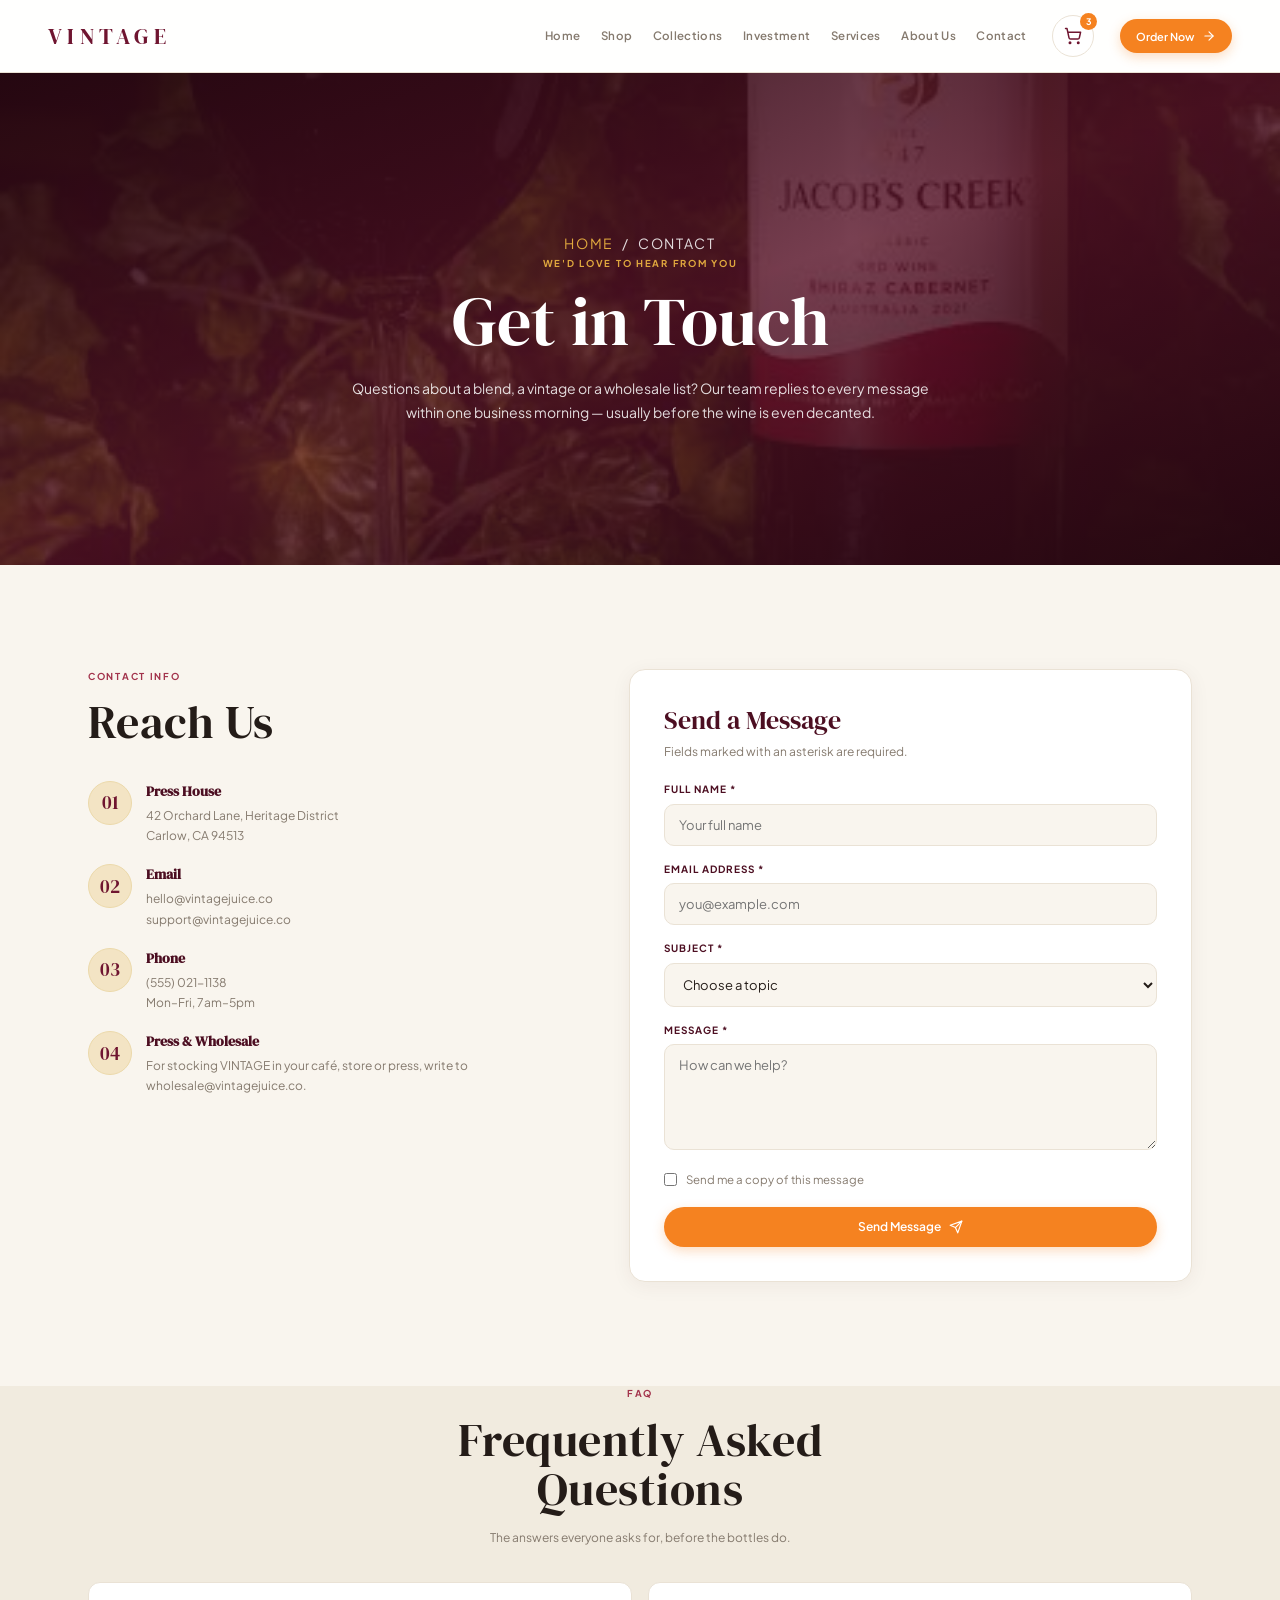
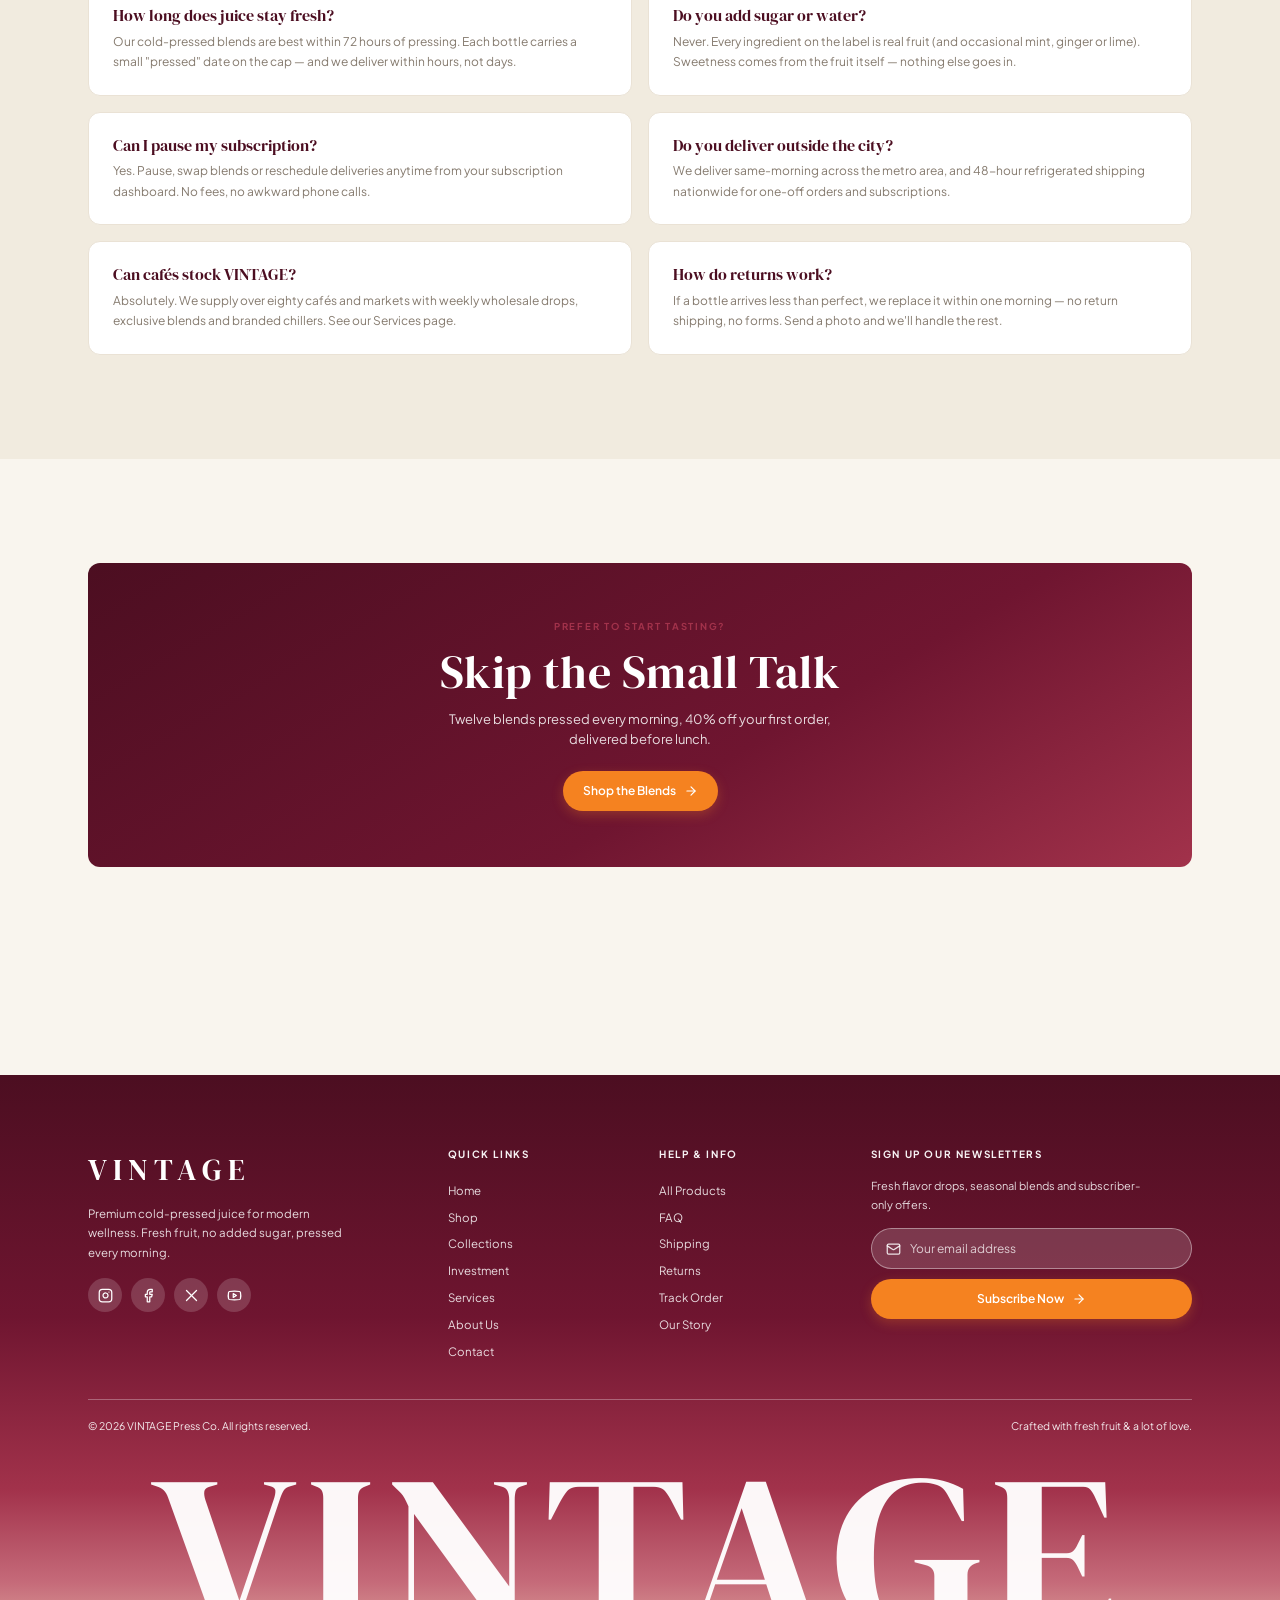
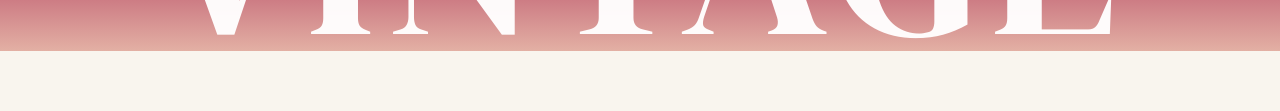
<file: wineryweb/contact.html>
<!DOCTYPE html>
<html lang="en">
<head>
    <meta charset="UTF-8">
    <meta name="viewport" content="width=device-width, initial-scale=1.0">
    <title>Contact | VINTAGE Wines & Cold-Pressed Juice</title>
    <meta name="description" content="Contact VINTAGE — questions, subscriptions, wholesale and press. We reply within one business morning.">
    <link rel="preconnect" href="https://fonts.googleapis.com">
    <link rel="preconnect" href="https://fonts.gstatic.com" crossorigin>
    <link href="https://fonts.googleapis.com/css2?family=DM+Serif+Display:ital@0;1&family=Plus+Jakarta+Sans:wght@400;500;600;700&display=swap" rel="stylesheet">
    <link rel="stylesheet" href="css/style.css">
</head>
<body>

    <!-- ===== Navbar ===== -->
    <header class="navbar">
        <a href="index.html" class="brand">VINTAGE</a>
        <button class="nav-toggle" id="navToggle" aria-label="Toggle navigation" aria-expanded="false" aria-controls="navLinks">
            <span></span><span></span><span></span>
        </button>
        <nav class="nav-links" id="navLinks" aria-label="Primary">
            <a href="index.html">Home</a>
            <a href="index.html#shop">Shop</a>
            <a href="index.html#collections">Collections</a>
            <a href="investment.html">Investment</a>
            <a href="services.html">Services</a>
            <a href="about.html">About Us</a>
            <a href="contact.html">Contact</a>
        </nav>
        <a href="cart.html" class="cart-link" aria-label="Shopping cart">
            <svg viewBox="0 0 24 24" fill="none" stroke="currentColor" stroke-width="2" stroke-linecap="round" stroke-linejoin="round" aria-hidden="true"><circle cx="8" cy="21" r="1"/><circle cx="19" cy="21" r="1"/><path d="M2.05 2.05h2l2.66 12.42a2 2 0 0 0 2 1.58h9.78a2 2 0 0 0 1.95-1.57l1.65-7.43H5.12"/></svg>
            <span class="cart-count" id="cartCount">0</span>
        </a>
        <a href="investment.html" class="btn btn-primary btn-nav">
            Order Now
            <svg viewBox="0 0 24 24" fill="none" stroke="currentColor" stroke-width="2" stroke-linecap="round" stroke-linejoin="round" aria-hidden="true"><path d="M5 12h14"/><path d="m12 5 7 7-7 7"/></svg>
        </a>
    </header>

    <main>

        <!-- ===== Page hero ===== -->
        <section class="page-hero" style="background-image: url('images/wine5.jpg');">
            <p class="page-crumb"><a href="index.html">Home</a> / <span>Contact</span></p>
            <span class="eyebrow">We'd love to hear from you</span>
            <h1>Get in Touch</h1>
            <p>Questions about a blend, a vintage or a wholesale list? Our team replies to every message within one business morning — usually before the wine is even decanted.</p>
        </section>

        <!-- ===== Contact details + form ===== -->
        <section class="section-pad">
            <div class="container">
                <div class="contact-grid">

                    <div class="reveal">
                        <div class="section-heading">
                            <span class="eyebrow">Contact Info</span>
                            <h2>Reach Us</h2>
                        </div>

                        <div class="contact-item">
                            <span class="card-kicker num">01</span>
                            <div>
                                <h4>Press House</h4>
                                <p>42 Orchard Lane, Heritage District<br>Carlow, CA 94513</p>
                            </div>
                        </div>
                        <div class="contact-item">
                            <span class="card-kicker num">02</span>
                            <div>
                                <h4>Email</h4>
                                <p>hello@vintagejuice.co<br>support@vintagejuice.co</p>
                            </div>
                        </div>
                        <div class="contact-item">
                            <span class="card-kicker num">03</span>
                            <div>
                                <h4>Phone</h4>
                                <p>(555) 021-1138<br>Mon–Fri, 7am–5pm</p>
                            </div>
                        </div>
                        <div class="contact-item">
                            <span class="card-kicker num">04</span>
                            <div>
                                <h4>Press &amp; Wholesale</h4>
                                <p>For stocking VINTAGE in your café, store or press, write to wholesale@vintagejuice.co.</p>
                            </div>
                        </div>
                    </div>

                    <div class="form-card reveal">
                        <h3 style="font-size: 26px; margin-bottom: 6px;">Send a Message</h3>
                        <p style="font-size: 12px; color: var(--muted); margin-bottom: 20px;">Fields marked with an asterisk are required.</p>

                        <p class="form-success" id="contactSuccess" role="status">Thanks — your message is on its way. We'll reply by tomorrow morning.</p>

                        <form id="contactForm" novalidate>
                            <div class="form-field">
                                <label for="contactName">Full Name *</label>
                                <input type="text" id="contactName" name="name" placeholder="Your full name" required autocomplete="name">
                            </div>
                            <div class="form-field">
                                <label for="contactEmail">Email Address *</label>
                                <input type="email" id="contactEmail" name="email" placeholder="you@example.com" required autocomplete="email">
                            </div>
                            <div class="form-field">
                                <label for="contactSubject">Subject *</label>
                                <select id="contactSubject" name="subject" required>
                                    <option value="" selected disabled>Choose a topic</option>
                                    <option value="order">Order &amp; delivery</option>
                                    <option value="subscription">Subscriptions</option>
                                    <option value="wholesale">Wholesale</option>
                                    <option value="other">Something else</option>
                                </select>
                            </div>
                            <div class="form-field">
                                <label for="contactMessage">Message *</label>
                                <textarea id="contactMessage" name="message" rows="5" placeholder="How can we help?" required></textarea>
                            </div>
                            <label class="form-check">
                                <input type="checkbox" id="contactCopy">
                                <span>Send me a copy of this message</span>
                            </label>
                            <button type="submit" class="btn btn-primary" style="margin-top: 18px; width: 100%;">
                                Send Message
                                <svg viewBox="0 0 24 24" fill="none" stroke="currentColor" stroke-width="2" stroke-linecap="round" stroke-linejoin="round" aria-hidden="true"><path d="m22 2-7 20-4-9-9-4Z"/><path d="M22 2 11 13"/></svg>
                            </button>
                        </form>
                    </div>

                </div>
            </div>
        </section>

        <!-- ===== FAQ ===== -->
        <section class="section-pad" style="padding-top: 0; background: var(--canvas);" id="faq">
            <div class="container">
                <div class="section-heading center reveal">
                    <span class="eyebrow">FAQ</span>
                    <h2>Frequently Asked Questions</h2>
                    <p class="muted">The answers everyone asks for, before the bottles do.</p>
                </div>
                <div class="faq-grid reveal">
                    <div class="faq-item">
                        <h3>How long does juice stay fresh?</h3>
                        <p>Our cold-pressed blends are best within 72 hours of pressing. Each bottle carries a small "pressed" date on the cap — and we deliver within hours, not days.</p>
                    </div>
                    <div class="faq-item">
                        <h3>Do you add sugar or water?</h3>
                        <p>Never. Every ingredient on the label is real fruit (and occasional mint, ginger or lime). Sweetness comes from the fruit itself — nothing else goes in.</p>
                    </div>
                    <div class="faq-item">
                        <h3>Can I pause my subscription?</h3>
                        <p>Yes. Pause, swap blends or reschedule deliveries anytime from your subscription dashboard. No fees, no awkward phone calls.</p>
                    </div>
                    <div class="faq-item">
                        <h3>Do you deliver outside the city?</h3>
                        <p>We deliver same-morning across the metro area, and 48-hour refrigerated shipping nationwide for one-off orders and subscriptions.</p>
                    </div>
                    <div class="faq-item">
                        <h3>Can cafés stock VINTAGE?</h3>
                        <p>Absolutely. We supply over eighty cafés and markets with weekly wholesale drops, exclusive blends and branded chillers. See our Services page.</p>
                    </div>
                    <div class="faq-item">
                        <h3>How do returns work?</h3>
                        <p>If a bottle arrives less than perfect, we replace it within one morning — no return shipping, no forms. Send a photo and we'll handle the rest.</p>
                    </div>
                </div>
            </div>
        </section>

        <!-- ===== CTA ===== -->
        <section class="section-pad">
            <div class="container">
                <div class="cta-band reveal">
                    <span class="eyebrow">Prefer to start tasting?</span>
                    <h2>Skip the Small Talk</h2>
                    <p>Twelve blends pressed every morning, 40% off your first order, delivered before lunch.</p>
                    <a href="index.html#shop" class="btn btn-primary">
                        Shop the Blends
                        <svg viewBox="0 0 24 24" fill="none" stroke="currentColor" stroke-width="2" stroke-linecap="round" stroke-linejoin="round" aria-hidden="true"><path d="M5 12h14"/><path d="m12 5 7 7-7 7"/></svg>
                    </a>
                </div>
            </div>
        </section>

    </main>

    <!-- ===== Footer ===== -->
    <footer class="site-footer">
        <div class="container">
            <div class="footer-top">
                <div class="footer-col footer-brand">
                    <a href="index.html" class="footer-brand-name">VINTAGE</a>
                    <p>Premium cold-pressed juice for modern wellness. Fresh fruit, no added sugar, pressed every morning.</p>
                    <ul class="footer-social">
                        <li><a href="#" aria-label="VINTAGE on Instagram"><svg viewBox="0 0 24 24" fill="none" stroke="currentColor" stroke-width="2" stroke-linecap="round" stroke-linejoin="round"><rect width="20" height="20" x="2" y="2" rx="5"/><path d="M16 11.37A4 4 0 1 1 12.63 8 4 4 0 0 1 16 11.37z"/><line x1="17.5" x2="17.51" y1="6.5" y2="6.5"/></svg></a></li>
                        <li><a href="#" aria-label="VINTAGE on Facebook"><svg viewBox="0 0 24 24" fill="none" stroke="currentColor" stroke-width="2" stroke-linecap="round" stroke-linejoin="round"><path d="M18 2h-3a5 5 0 0 0-5 5v3H7v4h3v8h4v-8h3l1-4h-4V7a1 1 0 0 1 1-1h3z"/></svg></a></li>
                        <li><a href="#" aria-label="VINTAGE on X"><svg viewBox="0 0 24 24" fill="none" stroke="currentColor" stroke-width="2" stroke-linecap="round" stroke-linejoin="round"><path d="M4 4l16 16"/><path d="M20 4L4 20"/></svg></a></li>
                        <li><a href="#" aria-label="VINTAGE on YouTube"><svg viewBox="0 0 24 24" fill="none" stroke="currentColor" stroke-width="2" stroke-linecap="round" stroke-linejoin="round"><path d="M2.5 17a24.12 24.12 0 0 1 0-10 2 2 0 0 1 1.4-1.4 49.56 49.56 0 0 1 16.2 0A2 2 0 0 1 21.5 7a24.12 24.12 0 0 1 0 10 2 2 0 0 1-1.4 1.4 49.55 49.55 0 0 1-16.2 0A2 2 0 0 1 2.5 17"/><path d="m10 15 5-3-5-3z"/></svg></a></li>
                    </ul>
                </div>
                <div class="footer-col">
                    <h4>Quick Links</h4>
                    <ul class="footer-links">
                        <li><a href="index.html">Home</a></li>
                        <li><a href="index.html#shop">Shop</a></li>
                        <li><a href="index.html#collections">Collections</a></li>
                        <li><a href="investment.html">Investment</a></li>
                        <li><a href="services.html">Services</a></li>
                        <li><a href="about.html">About Us</a></li>
                        <li><a href="contact.html">Contact</a></li>
                    </ul>
                </div>
                <div class="footer-col">
                    <h4>Help &amp; Info</h4>
                    <ul class="footer-links">
                        <li><a href="cart.html">All Products</a></li>
                        <li><a href="contact.html#faq">FAQ</a></li>
                        <li><a href="services.html">Shipping</a></li>
                        <li><a href="services.html">Returns</a></li>
                        <li><a href="cart.html">Track Order</a></li>
                        <li><a href="about.html">Our Story</a></li>
                    </ul>
                </div>
                <div class="footer-col footer-news">
                    <h4>Sign Up Our Newsletters</h4>
                    <p>Fresh flavor drops, seasonal blends and subscriber-only offers.</p>
                    <form class="newsletter-form" id="newsletterForm" novalidate>
                        <label class="sr-only" for="newsletterEmail">Email address</label>
                        <div class="newsletter-row">
                            <span class="mail-icon"><svg viewBox="0 0 24 24" fill="none" stroke="currentColor" stroke-width="2" stroke-linecap="round" stroke-linejoin="round" aria-hidden="true"><rect width="20" height="16" x="2" y="4" rx="2"/><path d="m22 7-8.97 5.7a1.94 1.94 0 0 1-2.06 0L2 7"/></svg></span>
                            <input type="email" id="newsletterEmail" name="email" placeholder="Your email address" autocomplete="email">
                        </div>
                        <button type="submit" class="btn btn-primary btn-subscribe">
                            Subscribe Now
                            <svg viewBox="0 0 24 24" fill="none" stroke="currentColor" stroke-width="2" stroke-linecap="round" stroke-linejoin="round" aria-hidden="true"><path d="M5 12h14"/><path d="m12 5 7 7-7 7"/></svg>
                        </button>
                        <p class="newsletter-success" id="newsletterSuccess" role="status">Thanks for subscribing — welcome to the club.</p>
                    </form>
                </div>
            </div>

            <div class="footer-divider" role="separator"></div>

            <div class="footer-bottom">
                <p>© 2026 VINTAGE Press Co. All rights reserved.</p>
                <p>Crafted with fresh fruit &amp; a lot of love.</p>
            </div>

            <div class="footer-wordmark" aria-hidden="true">VINTAGE</div>
        </div>
    </footer>

    <div class="toast" id="toast" role="status" aria-live="polite">Added to cart</div>

    <script src="js/script.js"></script>
</body>
</html>
</file>
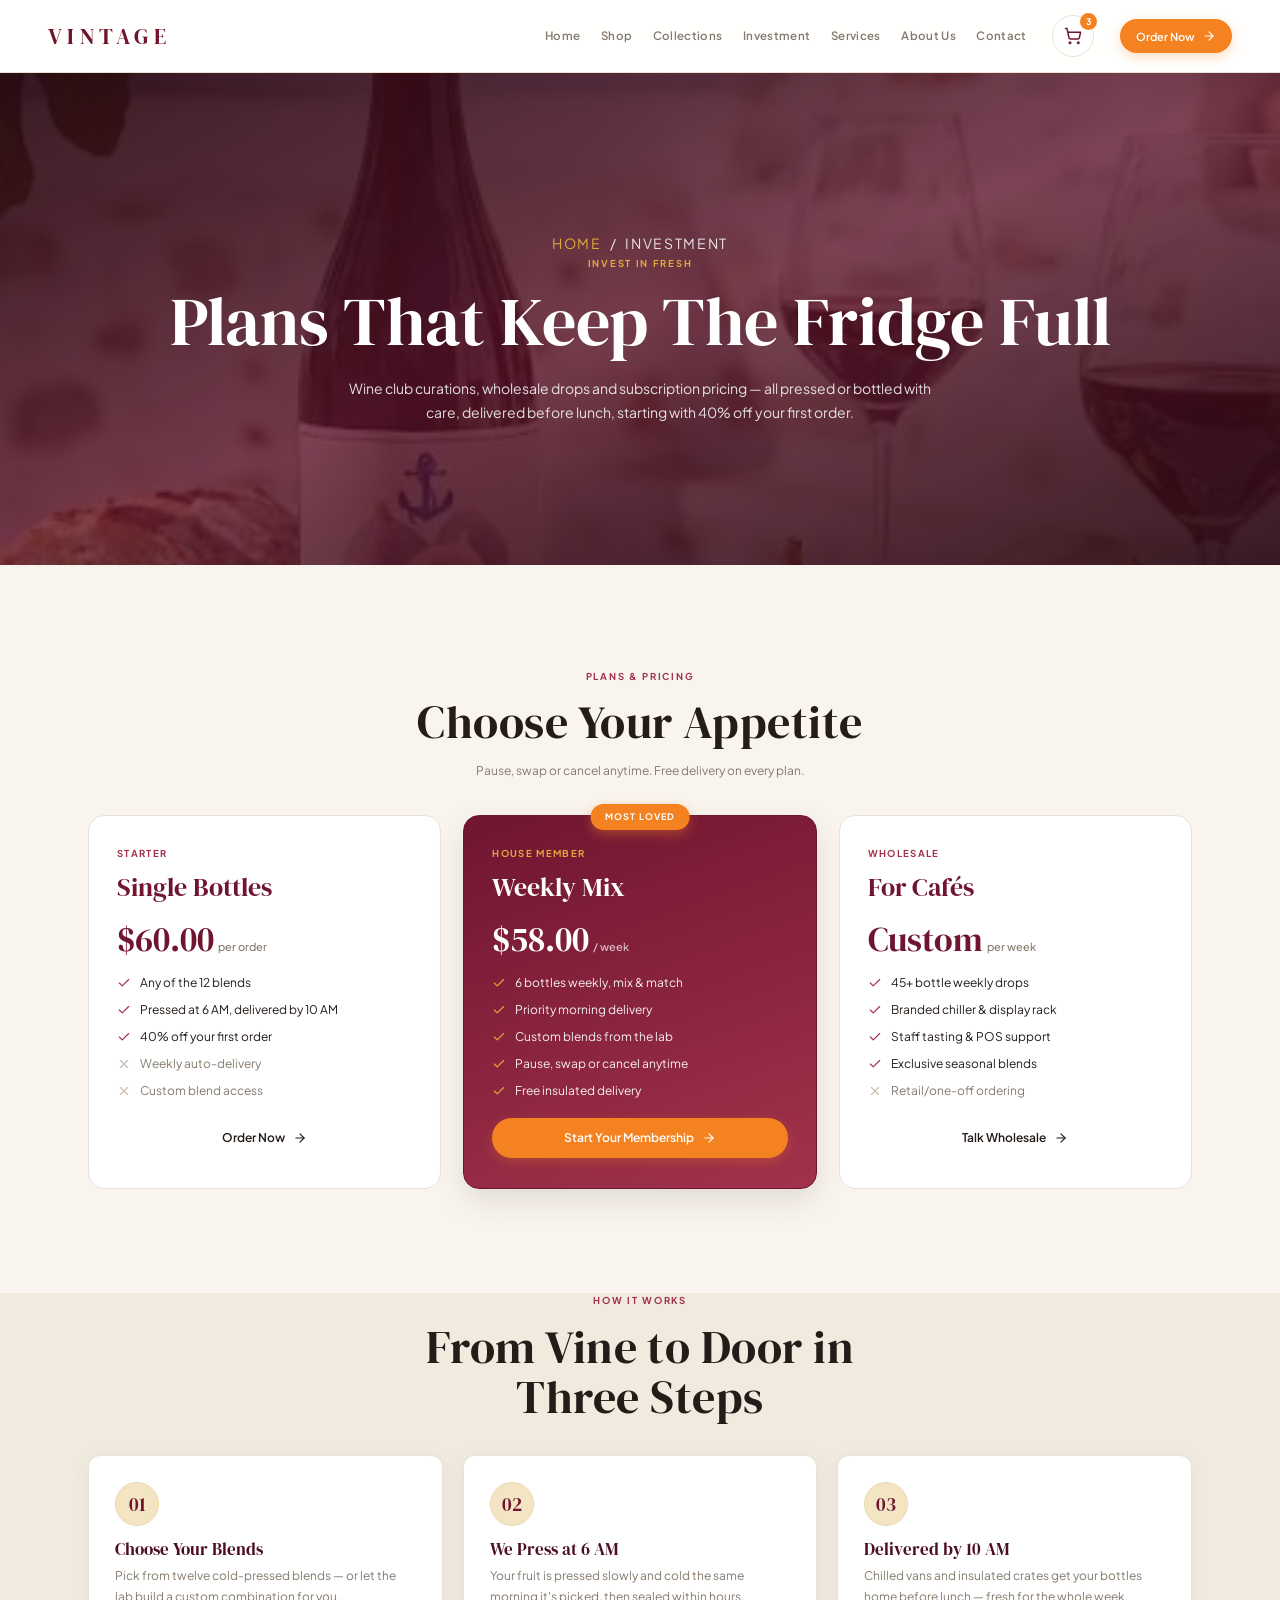
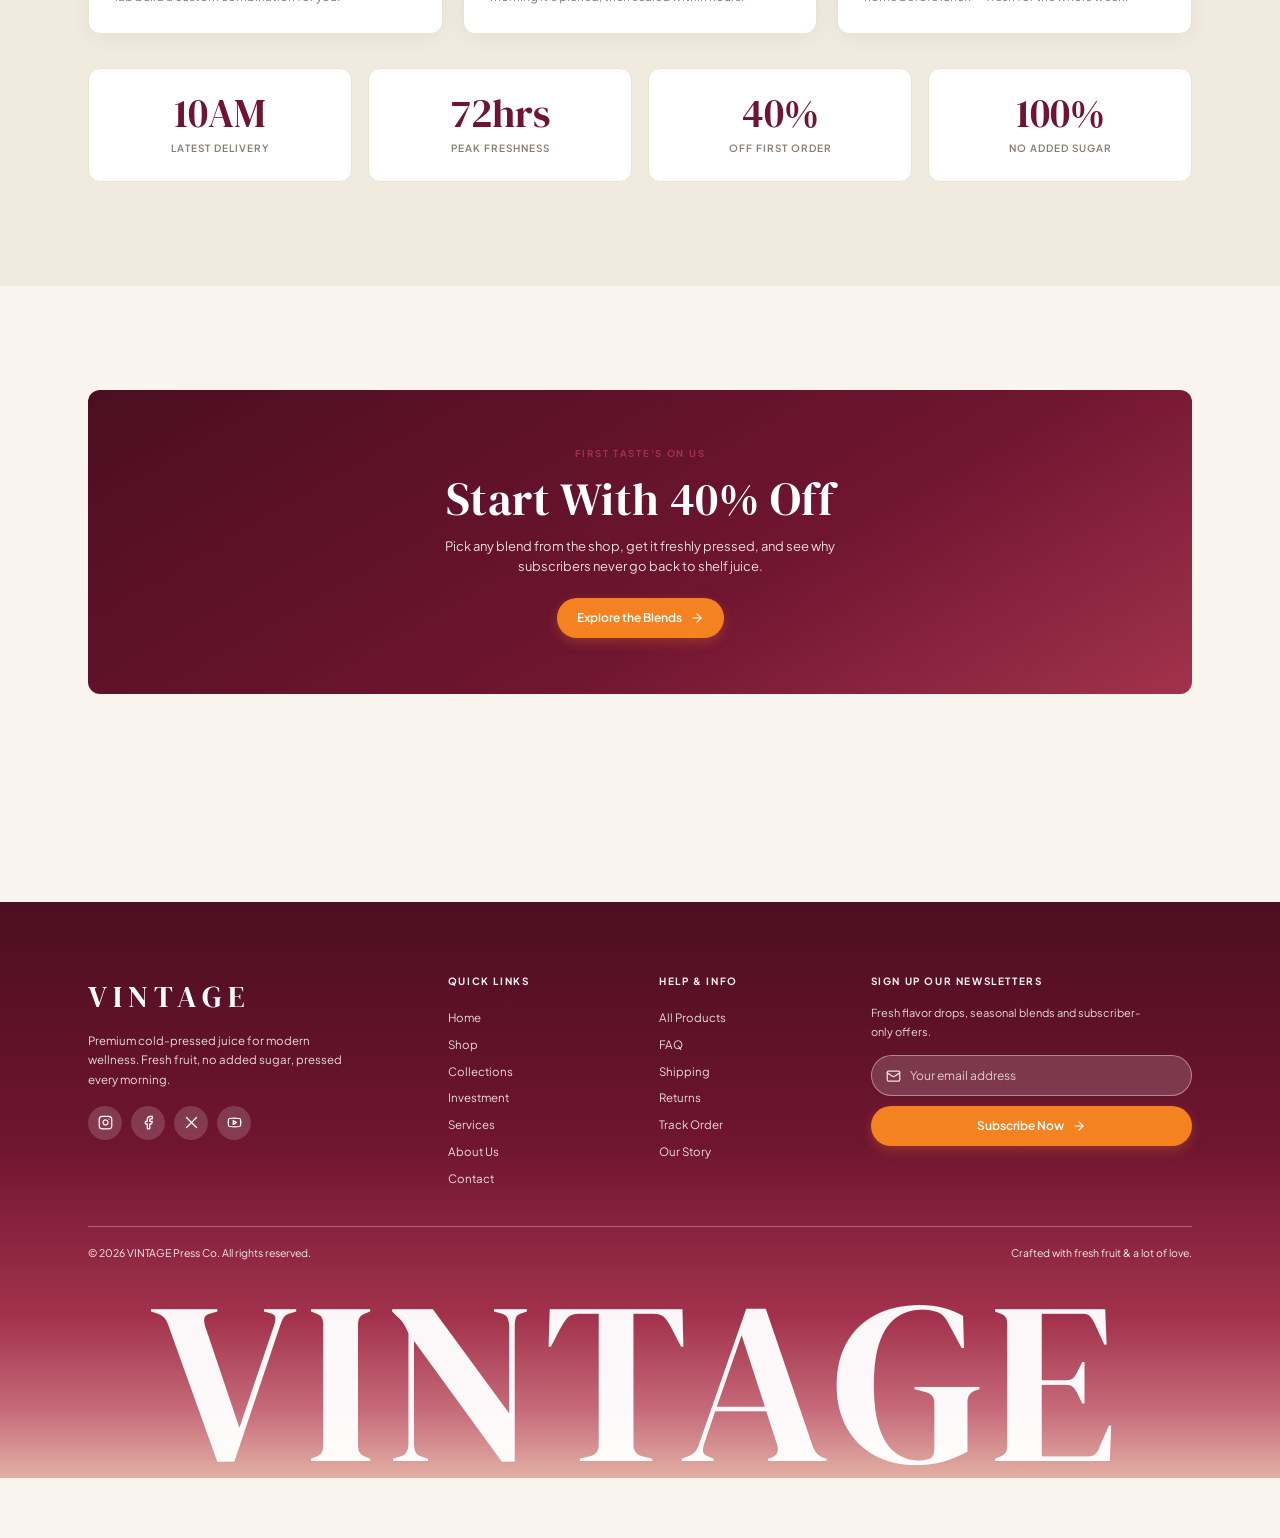
<file: wineryweb/investment.html>
<!DOCTYPE html>
<html lang="en">
<head>
    <meta charset="UTF-8">
    <meta name="viewport" content="width=device-width, initial-scale=1.0">
    <title>Investment | VINTAGE Wine Club &amp; Wholesale</title>
    <meta name="description" content="VINTAGE subscriptions — fresh cold-pressed juice delivered weekly. Single bottles, house memberships and wholesale plans.">
    <link rel="preconnect" href="https://fonts.googleapis.com">
    <link rel="preconnect" href="https://fonts.gstatic.com" crossorigin>
    <link href="https://fonts.googleapis.com/css2?family=DM+Serif+Display:ital@0;1&family=Plus+Jakarta+Sans:wght@400;500;600;700&display=swap" rel="stylesheet">
    <link rel="stylesheet" href="css/style.css">
</head>
<body>

    <!-- ===== Navbar ===== -->
    <header class="navbar">
        <a href="index.html" class="brand">VINTAGE</a>
        <button class="nav-toggle" id="navToggle" aria-label="Toggle navigation" aria-expanded="false" aria-controls="navLinks">
            <span></span><span></span><span></span>
        </button>
        <nav class="nav-links" id="navLinks" aria-label="Primary">
            <a href="index.html">Home</a>
            <a href="index.html#shop">Shop</a>
            <a href="index.html#collections">Collections</a>
            <a href="investment.html">Investment</a>
            <a href="services.html">Services</a>
            <a href="about.html">About Us</a>
            <a href="contact.html">Contact</a>
        </nav>
        <a href="cart.html" class="cart-link" aria-label="Shopping cart">
            <svg viewBox="0 0 24 24" fill="none" stroke="currentColor" stroke-width="2" stroke-linecap="round" stroke-linejoin="round" aria-hidden="true"><circle cx="8" cy="21" r="1"/><circle cx="19" cy="21" r="1"/><path d="M2.05 2.05h2l2.66 12.42a2 2 0 0 0 2 1.58h9.78a2 2 0 0 0 1.95-1.57l1.65-7.43H5.12"/></svg>
            <span class="cart-count" id="cartCount">0</span>
        </a>
        <a href="investment.html" class="btn btn-primary btn-nav">
            Order Now
            <svg viewBox="0 0 24 24" fill="none" stroke="currentColor" stroke-width="2" stroke-linecap="round" stroke-linejoin="round" aria-hidden="true"><path d="M5 12h14"/><path d="m12 5 7 7-7 7"/></svg>
        </a>
    </header>

    <main>

        <!-- ===== Page hero ===== -->
        <section class="page-hero" style="background-image: url('images/wine4.jpg');">
            <p class="page-crumb"><a href="index.html">Home</a> / <span>Investment</span></p>
            <span class="eyebrow">Invest in fresh</span>
            <h1>Plans That Keep The Fridge Full</h1>
            <p>Wine club curations, wholesale drops and subscription pricing — all pressed or bottled with care, delivered before lunch, starting with 40% off your first order.</p>
        </section>

        <!-- ===== Plans ===== -->
        <section class="section-pad">
            <div class="container">
                <div class="section-heading center reveal">
                    <span class="eyebrow">Plans &amp; Pricing</span>
                    <h2>Choose Your Appetite</h2>
                    <p class="muted">Pause, swap or cancel anytime. Free delivery on every plan.</p>
                </div>

                <div class="plans-grid">
                    <!-- Starter -->
                    <div class="plan-card reveal">
                        <span class="plan-kicker">Starter</span>
                        <h3 class="plan-name">Single Bottles</h3>
                        <p class="plan-price">$60.00<small>per order</small></p>
                        <ul class="plan-feats">
                            <li><svg viewBox="0 0 24 24" fill="none" stroke="currentColor" stroke-width="2" stroke-linecap="round" stroke-linejoin="round"><path d="M20 6 9 17l-5-5"/></svg><span>Any of the 12 blends</span></li>
                            <li><svg viewBox="0 0 24 24" fill="none" stroke="currentColor" stroke-width="2" stroke-linecap="round" stroke-linejoin="round"><path d="M20 6 9 17l-5-5"/></svg><span>Pressed at 6 AM, delivered by 10 AM</span></li>
                            <li><svg viewBox="0 0 24 24" fill="none" stroke="currentColor" stroke-width="2" stroke-linecap="round" stroke-linejoin="round"><path d="M20 6 9 17l-5-5"/></svg><span>40% off your first order</span></li>
                            <li class="off"><svg viewBox="0 0 24 24" fill="none" stroke="currentColor" stroke-width="2" stroke-linecap="round" stroke-linejoin="round"><path d="M18 6 6 18"/><path d="m6 6 12 12"/></svg><span>Weekly auto-delivery</span></li>
                            <li class="off"><svg viewBox="0 0 24 24" fill="none" stroke="currentColor" stroke-width="2" stroke-linecap="round" stroke-linejoin="round"><path d="M18 6 6 18"/><path d="m6 6 12 12"/></svg><span>Custom blend access</span></li>
                        </ul>
                        <a href="index.html#shop" class="btn btn-secondary">
                            Order Now
                            <svg viewBox="0 0 24 24" fill="none" stroke="currentColor" stroke-width="2" stroke-linecap="round" stroke-linejoin="round" aria-hidden="true"><path d="M5 12h14"/><path d="m12 5 7 7-7 7"/></svg>
                        </a>
                    </div>

                    <!-- House Member -->
                    <div class="plan-card is-featured reveal">
                        <span class="plan-flag">Most Loved</span>
                        <span class="plan-kicker">House Member</span>
                        <h3 class="plan-name">Weekly Mix</h3>
                        <p class="plan-price">$58.00<small>/ week</small></p>
                        <ul class="plan-feats">
                            <li><svg viewBox="0 0 24 24" fill="none" stroke="currentColor" stroke-width="2" stroke-linecap="round" stroke-linejoin="round"><path d="M20 6 9 17l-5-5"/></svg><span>6 bottles weekly, mix &amp; match</span></li>
                            <li><svg viewBox="0 0 24 24" fill="none" stroke="currentColor" stroke-width="2" stroke-linecap="round" stroke-linejoin="round"><path d="M20 6 9 17l-5-5"/></svg><span>Priority morning delivery</span></li>
                            <li><svg viewBox="0 0 24 24" fill="none" stroke="currentColor" stroke-width="2" stroke-linecap="round" stroke-linejoin="round"><path d="M20 6 9 17l-5-5"/></svg><span>Custom blends from the lab</span></li>
                            <li><svg viewBox="0 0 24 24" fill="none" stroke="currentColor" stroke-width="2" stroke-linecap="round" stroke-linejoin="round"><path d="M20 6 9 17l-5-5"/></svg><span>Pause, swap or cancel anytime</span></li>
                            <li><svg viewBox="0 0 24 24" fill="none" stroke="currentColor" stroke-width="2" stroke-linecap="round" stroke-linejoin="round"><path d="M20 6 9 17l-5-5"/></svg><span>Free insulated delivery</span></li>
                        </ul>
                        <a href="contact.html" class="btn btn-primary">
                            Start Your Membership
                            <svg viewBox="0 0 24 24" fill="none" stroke="currentColor" stroke-width="2" stroke-linecap="round" stroke-linejoin="round" aria-hidden="true"><path d="M5 12h14"/><path d="m12 5 7 7-7 7"/></svg>
                        </a>
                    </div>

                    <!-- Wholesale -->
                    <div class="plan-card reveal">
                        <span class="plan-kicker">Wholesale</span>
                        <h3 class="plan-name">For Cafés</h3>
                        <p class="plan-price">Custom<small>per week</small></p>
                        <ul class="plan-feats">
                            <li><svg viewBox="0 0 24 24" fill="none" stroke="currentColor" stroke-width="2" stroke-linecap="round" stroke-linejoin="round"><path d="M20 6 9 17l-5-5"/></svg><span>45+ bottle weekly drops</span></li>
                            <li><svg viewBox="0 0 24 24" fill="none" stroke="currentColor" stroke-width="2" stroke-linecap="round" stroke-linejoin="round"><path d="M20 6 9 17l-5-5"/></svg><span>Branded chiller &amp; display rack</span></li>
                            <li><svg viewBox="0 0 24 24" fill="none" stroke="currentColor" stroke-width="2" stroke-linecap="round" stroke-linejoin="round"><path d="M20 6 9 17l-5-5"/></svg><span>Staff tasting &amp; POS support</span></li>
                            <li><svg viewBox="0 0 24 24" fill="none" stroke="currentColor" stroke-width="2" stroke-linecap="round" stroke-linejoin="round"><path d="M20 6 9 17l-5-5"/></svg><span>Exclusive seasonal blends</span></li>
                            <li class="off"><svg viewBox="0 0 24 24" fill="none" stroke="currentColor" stroke-width="2" stroke-linecap="round" stroke-linejoin="round"><path d="M18 6 6 18"/><path d="m6 6 12 12"/></svg><span>Retail/one-off ordering</span></li>
                        </ul>
                        <a href="contact.html" class="btn btn-secondary">
                            Talk Wholesale
                            <svg viewBox="0 0 24 24" fill="none" stroke="currentColor" stroke-width="2" stroke-linecap="round" stroke-linejoin="round" aria-hidden="true"><path d="M5 12h14"/><path d="m12 5 7 7-7 7"/></svg>
                        </a>
                    </div>
                </div>
            </div>
        </section>

        <!-- ===== How it works ===== -->
        <section class="section-pad" style="padding-top: 0; background: var(--canvas);">
            <div class="container">
                <div class="section-heading center reveal">
                    <span class="eyebrow">How It Works</span>
                    <h2>From Vine to Door in Three Steps</h2>
                </div>
                <div class="grid-3">
                    <div class="content-card reveal">
                        <span class="card-kicker num">01</span>
                        <h3>Choose Your Blends</h3>
                        <p>Pick from twelve cold-pressed blends — or let the lab build a custom combination for you.</p>
                    </div>
                    <div class="content-card reveal">
                        <span class="card-kicker num">02</span>
                        <h3>We Press at 6 AM</h3>
                        <p>Your fruit is pressed slowly and cold the same morning it's picked, then sealed within hours.</p>
                    </div>
                    <div class="content-card reveal">
                        <span class="card-kicker num">03</span>
                        <h3>Delivered by 10 AM</h3>
                        <p>Chilled vans and insulated crates get your bottles home before lunch — fresh for the whole week.</p>
                    </div>
                </div>

                <div class="stat-row reveal" style="margin-top: 34px;">
                    <div class="stat-card">
                        <div class="num">10<span>AM</span></div>
                        <span class="label">Latest Delivery</span>
                    </div>
                    <div class="stat-card">
                        <div class="num">72<span>hrs</span></div>
                        <span class="label">Peak Freshness</span>
                    </div>
                    <div class="stat-card">
                        <div class="num">40<span>%</span></div>
                        <span class="label">Off First Order</span>
                    </div>
                    <div class="stat-card">
                        <div class="num">100<span>%</span></div>
                        <span class="label">No Added Sugar</span>
                    </div>
                </div>
            </div>
        </section>

        <!-- ===== CTA ===== -->
        <section class="section-pad">
            <div class="container">
                <div class="cta-band reveal">
                    <span class="eyebrow">First taste's on us</span>
                    <h2>Start With 40% Off</h2>
                    <p>Pick any blend from the shop, get it freshly pressed, and see why subscribers never go back to shelf juice.</p>
                    <a href="index.html#shop" class="btn btn-primary">
                        Explore the Blends
                        <svg viewBox="0 0 24 24" fill="none" stroke="currentColor" stroke-width="2" stroke-linecap="round" stroke-linejoin="round" aria-hidden="true"><path d="M5 12h14"/><path d="m12 5 7 7-7 7"/></svg>
                    </a>
                </div>
            </div>
        </section>

    </main>

    <!-- ===== Footer ===== -->
    <footer class="site-footer">
        <div class="container">
            <div class="footer-top">
                <div class="footer-col footer-brand">
                    <a href="index.html" class="footer-brand-name">VINTAGE</a>
                    <p>Premium cold-pressed juice for modern wellness. Fresh fruit, no added sugar, pressed every morning.</p>
                    <ul class="footer-social">
                        <li><a href="#" aria-label="VINTAGE on Instagram"><svg viewBox="0 0 24 24" fill="none" stroke="currentColor" stroke-width="2" stroke-linecap="round" stroke-linejoin="round"><rect width="20" height="20" x="2" y="2" rx="5"/><path d="M16 11.37A4 4 0 1 1 12.63 8 4 4 0 0 1 16 11.37z"/><line x1="17.5" x2="17.51" y1="6.5" y2="6.5"/></svg></a></li>
                        <li><a href="#" aria-label="VINTAGE on Facebook"><svg viewBox="0 0 24 24" fill="none" stroke="currentColor" stroke-width="2" stroke-linecap="round" stroke-linejoin="round"><path d="M18 2h-3a5 5 0 0 0-5 5v3H7v4h3v8h4v-8h3l1-4h-4V7a1 1 0 0 1 1-1h3z"/></svg></a></li>
                        <li><a href="#" aria-label="VINTAGE on X"><svg viewBox="0 0 24 24" fill="none" stroke="currentColor" stroke-width="2" stroke-linecap="round" stroke-linejoin="round"><path d="M4 4l16 16"/><path d="M20 4L4 20"/></svg></a></li>
                        <li><a href="#" aria-label="VINTAGE on YouTube"><svg viewBox="0 0 24 24" fill="none" stroke="currentColor" stroke-width="2" stroke-linecap="round" stroke-linejoin="round"><path d="M2.5 17a24.12 24.12 0 0 1 0-10 2 2 0 0 1 1.4-1.4 49.56 49.56 0 0 1 16.2 0A2 2 0 0 1 21.5 7a24.12 24.12 0 0 1 0 10 2 2 0 0 1-1.4 1.4 49.55 49.55 0 0 1-16.2 0A2 2 0 0 1 2.5 17"/><path d="m10 15 5-3-5-3z"/></svg></a></li>
                    </ul>
                </div>
                <div class="footer-col">
                    <h4>Quick Links</h4>
                    <ul class="footer-links">
                        <li><a href="index.html">Home</a></li>
                        <li><a href="index.html#shop">Shop</a></li>
                        <li><a href="index.html#collections">Collections</a></li>
                        <li><a href="investment.html">Investment</a></li>
                        <li><a href="services.html">Services</a></li>
                        <li><a href="about.html">About Us</a></li>
                        <li><a href="contact.html">Contact</a></li>
                    </ul>
                </div>
                <div class="footer-col">
                    <h4>Help &amp; Info</h4>
                    <ul class="footer-links">
                        <li><a href="cart.html">All Products</a></li>
                        <li><a href="contact.html#faq">FAQ</a></li>
                        <li><a href="services.html">Shipping</a></li>
                        <li><a href="services.html">Returns</a></li>
                        <li><a href="cart.html">Track Order</a></li>
                        <li><a href="about.html">Our Story</a></li>
                    </ul>
                </div>
                <div class="footer-col footer-news">
                    <h4>Sign Up Our Newsletters</h4>
                    <p>Fresh flavor drops, seasonal blends and subscriber-only offers.</p>
                    <form class="newsletter-form" id="newsletterForm" novalidate>
                        <label class="sr-only" for="newsletterEmail">Email address</label>
                        <div class="newsletter-row">
                            <span class="mail-icon"><svg viewBox="0 0 24 24" fill="none" stroke="currentColor" stroke-width="2" stroke-linecap="round" stroke-linejoin="round" aria-hidden="true"><rect width="20" height="16" x="2" y="4" rx="2"/><path d="m22 7-8.97 5.7a1.94 1.94 0 0 1-2.06 0L2 7"/></svg></span>
                            <input type="email" id="newsletterEmail" name="email" placeholder="Your email address" autocomplete="email">
                        </div>
                        <button type="submit" class="btn btn-primary btn-subscribe">
                            Subscribe Now
                            <svg viewBox="0 0 24 24" fill="none" stroke="currentColor" stroke-width="2" stroke-linecap="round" stroke-linejoin="round" aria-hidden="true"><path d="M5 12h14"/><path d="m12 5 7 7-7 7"/></svg>
                        </button>
                        <p class="newsletter-success" id="newsletterSuccess" role="status">Thanks for subscribing — welcome to the club.</p>
                    </form>
                </div>
            </div>

            <div class="footer-divider" role="separator"></div>

            <div class="footer-bottom">
                <p>© 2026 VINTAGE Press Co. All rights reserved.</p>
                <p>Crafted with fresh fruit &amp; a lot of love.</p>
            </div>

            <div class="footer-wordmark" aria-hidden="true">VINTAGE</div>
        </div>
    </footer>

    <div class="toast" id="toast" role="status" aria-live="polite">Added to cart</div>

    <script src="js/script.js"></script>
</body>
</html>
</file>
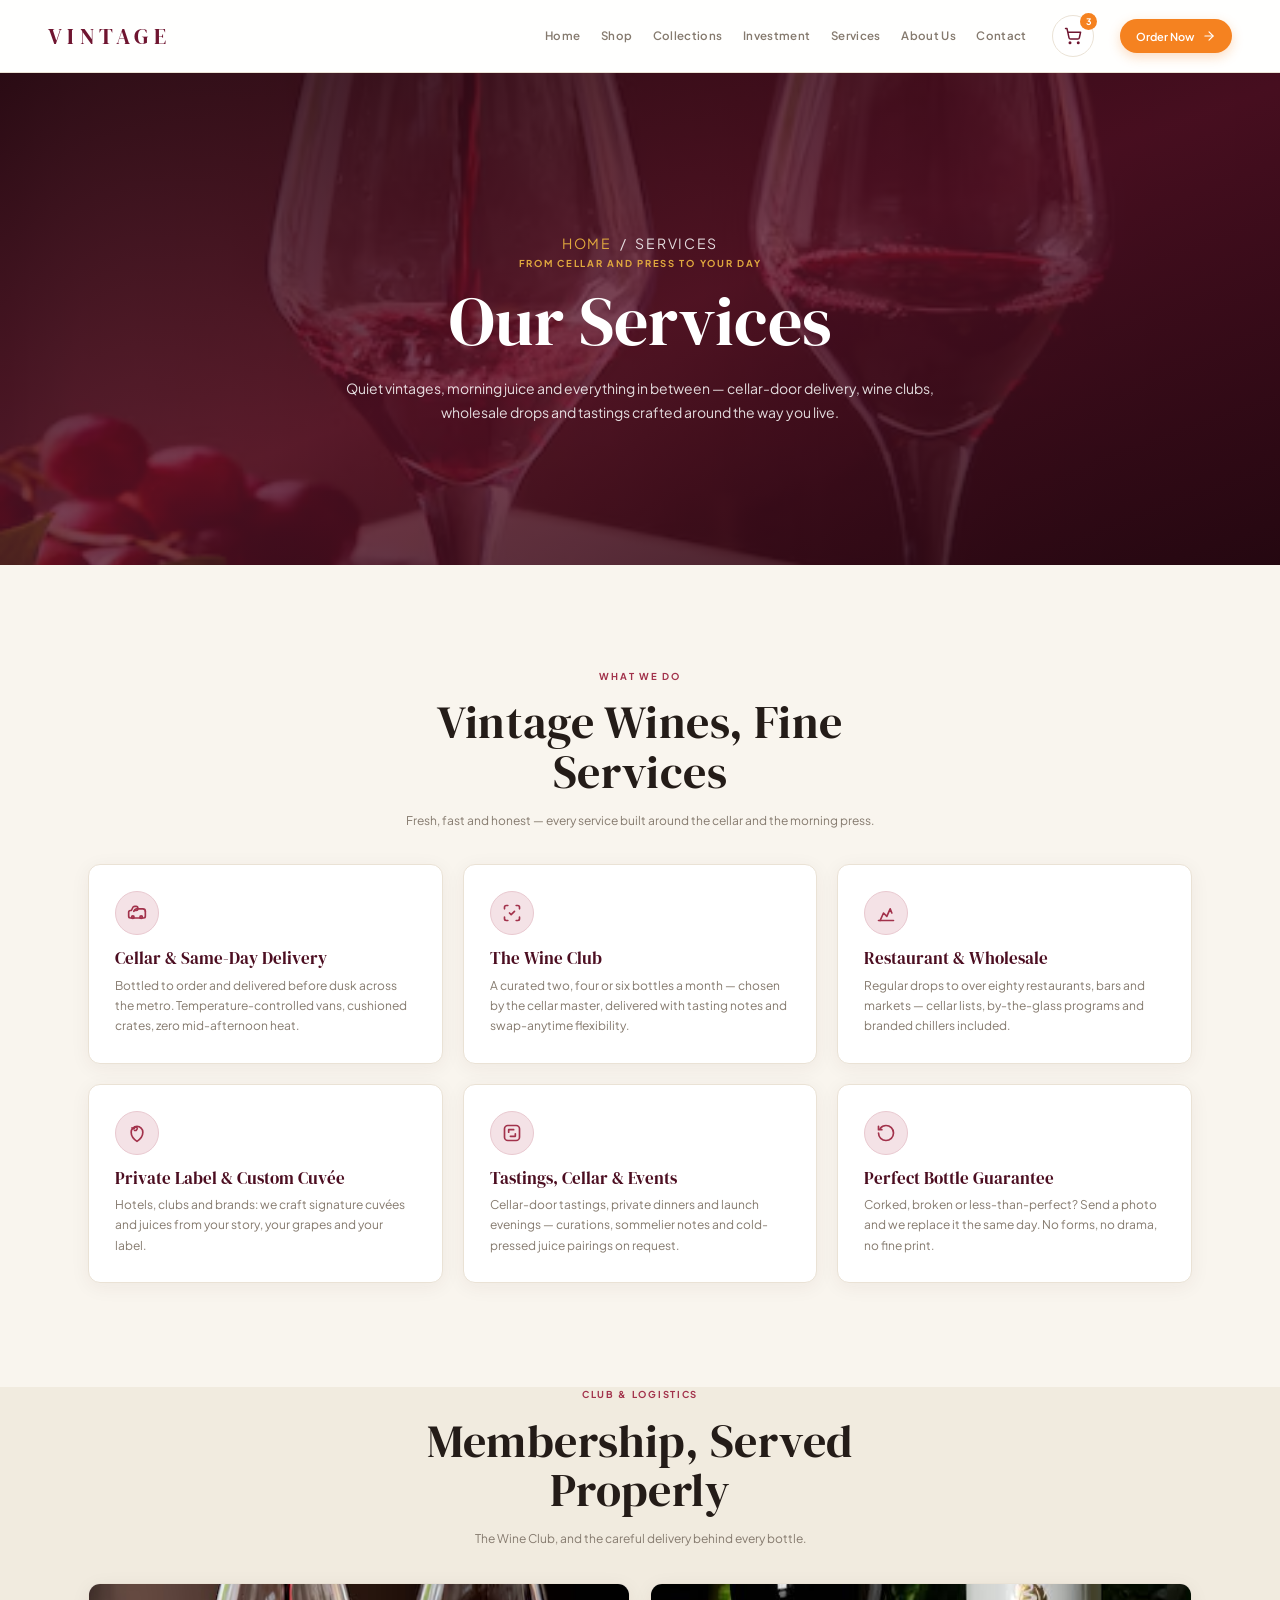
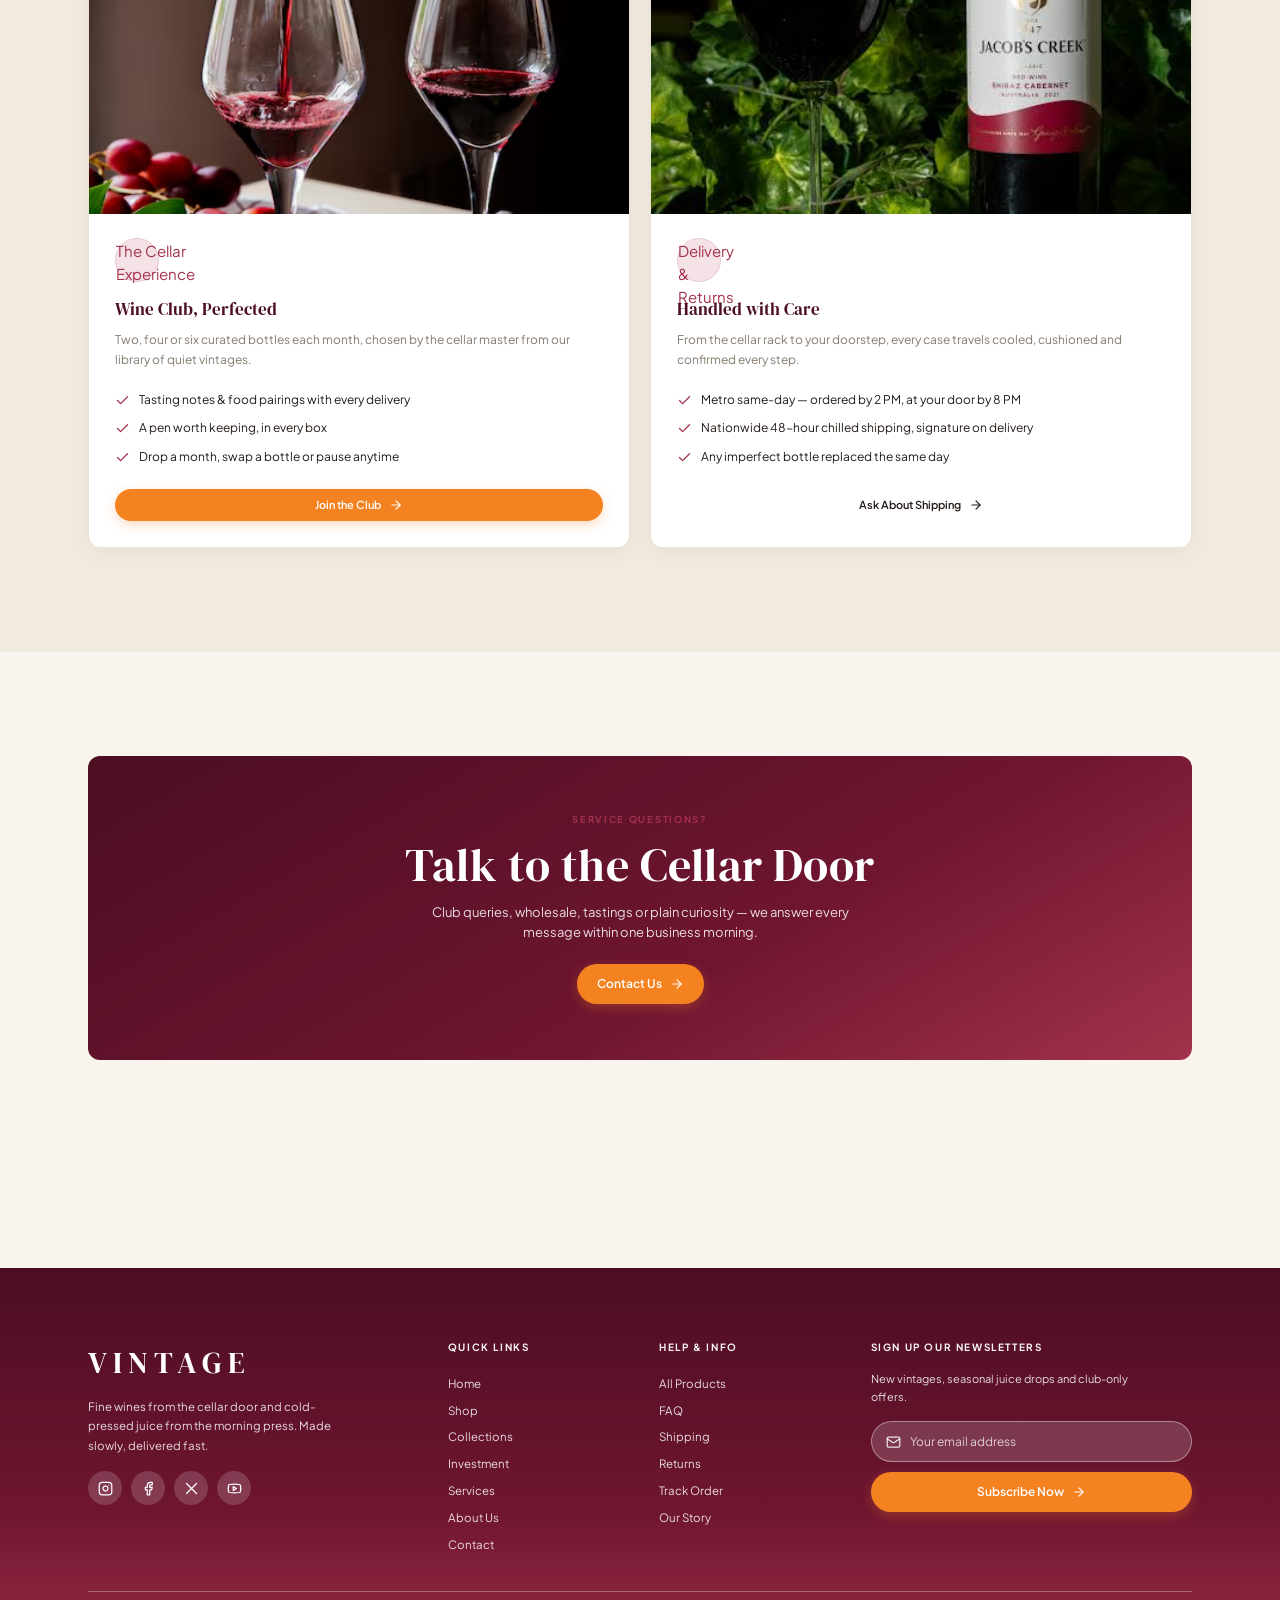
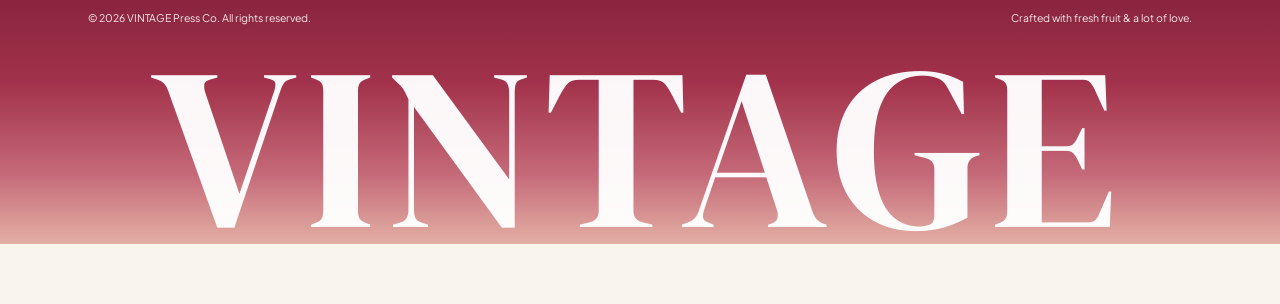
<file: wineryweb/services.html>
<!DOCTYPE html>
<html lang="en">
<head>
    <meta charset="UTF-8">
    <meta name="viewport" content="width=device-width, initial-scale=1.0">
    <title>Services | VINTAGE Wines &amp; Cold-Pressed Juice</title>
    <meta name="description" content="VINTAGE services — same-day wine & juice delivery, the Wine Club, wholesale restaurant supply, tastings and private label cuvées.">
    <link rel="preconnect" href="https://fonts.googleapis.com">
    <link rel="preconnect" href="https://fonts.gstatic.com" crossorigin>
    <link href="https://fonts.googleapis.com/css2?family=DM+Serif+Display:ital@0;1&family=Plus+Jakarta+Sans:wght@400;500;600;700&display=swap" rel="stylesheet">
    <link rel="stylesheet" href="css/style.css">
</head>
<body>

    <!-- ===== Navbar ===== -->
    <header class="navbar">
        <a href="index.html" class="brand">VINTAGE</a>
        <button class="nav-toggle" id="navToggle" aria-label="Toggle navigation" aria-expanded="false" aria-controls="navLinks">
            <span></span><span></span><span></span>
        </button>
        <nav class="nav-links" id="navLinks" aria-label="Primary">
            <a href="index.html">Home</a>
            <a href="index.html#shop">Shop</a>
            <a href="index.html#collections">Collections</a>
            <a href="investment.html">Investment</a>
            <a href="services.html">Services</a>
            <a href="about.html">About Us</a>
            <a href="contact.html">Contact</a>
        </nav>
        <a href="cart.html" class="cart-link" aria-label="Shopping cart">
            <svg viewBox="0 0 24 24" fill="none" stroke="currentColor" stroke-width="2" stroke-linecap="round" stroke-linejoin="round" aria-hidden="true"><circle cx="8" cy="21" r="1"/><circle cx="19" cy="21" r="1"/><path d="M2.05 2.05h2l2.66 12.42a2 2 0 0 0 2 1.58h9.78a2 2 0 0 0 1.95-1.57l1.65-7.43H5.12"/></svg>
            <span class="cart-count" id="cartCount">0</span>
        </a>
        <a href="investment.html" class="btn btn-primary btn-nav">
            Order Now
            <svg viewBox="0 0 24 24" fill="none" stroke="currentColor" stroke-width="2" stroke-linecap="round" stroke-linejoin="round" aria-hidden="true"><path d="M5 12h14"/><path d="m12 5 7 7-7 7"/></svg>
        </a>
    </header>

    <main>

        <!-- ===== Page hero ===== -->
        <section class="page-hero" style="background-image: url('images/image1.avif');">
            <p class="page-crumb"><a href="index.html">Home</a> / <span>Services</span></p>
            <span class="eyebrow">From cellar and press to your day</span>
            <h1>Our Services</h1>
            <p>Quiet vintages, morning juice and everything in between — cellar-door delivery, wine clubs, wholesale drops and tastings crafted around the way you live.</p>
        </section>

        <!-- ===== Service cards ===== -->
        <section class="section-pad">
            <div class="container">
                <div class="section-heading center reveal">
                    <span class="eyebrow">What We Do</span>
                    <h2>Vintage Wines, Fine Services</h2>
                    <p class="muted">Fresh, fast and honest — every service built around the cellar and the morning press.</p>
                </div>
                <div class="grid-3">
                    <div class="content-card reveal">
                        <span class="card-kicker">
                            <svg viewBox="0 0 24 24" fill="none" stroke="currentColor" stroke-width="2" stroke-linecap="round" stroke-linejoin="round" aria-hidden="true"><path d="M22 10a3 3 0 0 0-3-3h-7.2A3 3 0 0 0 9 8.4L8.2 10"/><path d="M22 10v6a2 2 0 0 1-2 2H4a2 2 0 0 1-2-2v-5a2 2 0 0 1 2-2h1.2l2.1-4.2A3 3 0 0 1 9.8 4H11a2 2 0 0 1 2 2v1a2 2 0 0 1-2 2h-2"/><circle cx="7" cy="17" r="1.5"/><circle cx="17" cy="17" r="1.5"/></svg>
                        </span>
                        <h3>Cellar &amp; Same-Day Delivery</h3>
                        <p>Bottled to order and delivered before dusk across the metro. Temperature-controlled vans, cushioned crates, zero mid-afternoon heat.</p>
                    </div>
                    <div class="content-card reveal">
                        <span class="card-kicker">
                            <svg viewBox="0 0 24 24" fill="none" stroke="currentColor" stroke-width="2" stroke-linecap="round" stroke-linejoin="round" aria-hidden="true"><path d="M3 7V5a2 2 0 0 1 2-2h2"/><path d="M17 3h2a2 2 0 0 1 2 2v2"/><path d="M21 17v2a2 2 0 0 1-2 2h-2"/><path d="M7 21H5a2 2 0 0 1-2-2v-2"/><path d="m9 12 2 2 4-4"/></svg>
                        </span>
                        <h3>The Wine Club</h3>
                        <p>A curated two, four or six bottles a month — chosen by the cellar master, delivered with tasting notes and swap-anytime flexibility.</p>
                    </div>
                    <div class="content-card reveal">
                        <span class="card-kicker">
                            <svg viewBox="0 0 24 24" fill="none" stroke="currentColor" stroke-width="2" stroke-linecap="round" stroke-linejoin="round" aria-hidden="true"><path d="M3 21h18"/><path d="m5 21 4-9 4 4 4-9 2 5"/></svg>
                        </span>
                        <h3>Restaurant &amp; Wholesale</h3>
                        <p>Regular drops to over eighty restaurants, bars and markets — cellar lists, by-the-glass programs and branded chillers included.</p>
                    </div>
                    <div class="content-card reveal">
                        <span class="card-kicker">
                            <svg viewBox="0 0 24 24" fill="none" stroke="currentColor" stroke-width="2" stroke-linecap="round" stroke-linejoin="round" aria-hidden="true"><path d="M12 22c4.4-3 7-6.5 7-11a7 7 0 0 0-14 0c0 4.5 2.6 8 7 11Z"/><path d="M9 9h1.8l1.2-1.6c.5-.7.3-1.6-.4-2.1-.4-.5-1.6-.8-2-.3C9 5.7 9.4 7 8 7c-.8 0-1.5-.4-2-1"/></svg>
                        </span>
                        <h3>Private Label &amp; Custom Cuvée</h3>
                        <p>Hotels, clubs and brands: we craft signature cuvées and juices from your story, your grapes and your label.</p>
                    </div>
                    <div class="content-card reveal">
                        <span class="card-kicker">
                            <svg viewBox="0 0 24 24" fill="none" stroke="currentColor" stroke-width="2" stroke-linecap="round" stroke-linejoin="round" aria-hidden="true"><rect width="18" height="18" x="3" y="3" rx="4"/><path d="M8 11V8h6"/><path d="M16 13v3h-6"/></svg>
                        </span>
                        <h3>Tastings, Cellar &amp; Events</h3>
                        <p>Cellar-door tastings, private dinners and launch evenings — curations, sommelier notes and cold-pressed juice pairings on request.</p>
                    </div>
                    <div class="content-card reveal">
                        <span class="card-kicker">
                            <svg viewBox="0 0 24 24" fill="none" stroke="currentColor" stroke-width="2" stroke-linecap="round" stroke-linejoin="round" aria-hidden="true"><path d="M3 12a9 9 0 1 0 9-9 9 9 0 0 0-7 3.5"/><path d="M3 4v4h4"/></svg>
                        </span>
                        <h3>Perfect Bottle Guarantee</h3>
                        <p>Corked, broken or less-than-perfect? Send a photo and we replace it the same day. No forms, no drama, no fine print.</p>
                    </div>
                </div>
            </div>
        </section>

        <!-- ===== Wine club + delivery ===== -->
        <section class="section-pad" style="padding-top: 0; background: var(--canvas);">
            <div class="container">
                <div class="section-heading center reveal">
                    <span class="eyebrow">Club &amp; Logistics</span>
                    <h2>Membership, Served Properly</h2>
                    <p class="muted">The Wine Club, and the careful delivery behind every bottle.</p>
                </div>
                <div class="grid-2">
                    <article class="content-card has-img reveal">
                        <img src="images/image1.avif" alt="Wine club bottles on the cellar rack">
                        <div class="card-pad">
                            <span class="card-kicker">The Cellar Experience</span>
                            <h3>Wine Club, Perfected</h3>
                            <p>Two, four or six curated bottles each month, chosen by the cellar master from our library of quiet vintages.</p>
                            <ul class="check-list">
                                <li><svg viewBox="0 0 24 24" fill="none" stroke="currentColor" stroke-width="2" stroke-linecap="round" stroke-linejoin="round" aria-hidden="true"><path d="M20 6 9 17l-5-5"/></svg><span>Tasting notes &amp; food pairings with every delivery</span></li>
                                <li><svg viewBox="0 0 24 24" fill="none" stroke="currentColor" stroke-width="2" stroke-linecap="round" stroke-linejoin="round" aria-hidden="true"><path d="M20 6 9 17l-5-5"/></svg><span>A pen worth keeping, in every box</span></li>
                                <li><svg viewBox="0 0 24 24" fill="none" stroke="currentColor" stroke-width="2" stroke-linecap="round" stroke-linejoin="round" aria-hidden="true"><path d="M20 6 9 17l-5-5"/></svg><span>Drop a month, swap a bottle or pause anytime</span></li>
                            </ul>
                            <a href="contact.html" class="btn btn-primary btn-sm">
                                Join the Club
                                <svg viewBox="0 0 24 24" fill="none" stroke="currentColor" stroke-width="2" stroke-linecap="round" stroke-linejoin="round" aria-hidden="true"><path d="M5 12h14"/><path d="m12 5 7 7-7 7"/></svg>
                            </a>
                        </div>
                    </article>
                    <article class="content-card has-img reveal">
                        <img src="images/wine5.jpg" alt="Wine carefully poured during a delivery">
                        <div class="card-pad">
                            <span class="card-kicker">Delivery &amp; Returns</span>
                            <h3>Handled with Care</h3>
                            <p>From the cellar rack to your doorstep, every case travels cooled, cushioned and confirmed every step.</p>
                            <ul class="check-list">
                                <li><svg viewBox="0 0 24 24" fill="none" stroke="currentColor" stroke-width="2" stroke-linecap="round" stroke-linejoin="round" aria-hidden="true"><path d="M20 6 9 17l-5-5"/></svg><span>Metro same-day — ordered by 2 PM, at your door by 8 PM</span></li>
                                <li><svg viewBox="0 0 24 24" fill="none" stroke="currentColor" stroke-width="2" stroke-linecap="round" stroke-linejoin="round" aria-hidden="true"><path d="M20 6 9 17l-5-5"/></svg><span>Nationwide 48-hour chilled shipping, signature on delivery</span></li>
                                <li><svg viewBox="0 0 24 24" fill="none" stroke="currentColor" stroke-width="2" stroke-linecap="round" stroke-linejoin="round" aria-hidden="true"><path d="M20 6 9 17l-5-5"/></svg><span>Any imperfect bottle replaced the same day</span></li>
                            </ul>
                            <a href="contact.html" class="btn btn-secondary btn-sm">
                                Ask About Shipping
                                <svg viewBox="0 0 24 24" fill="none" stroke="currentColor" stroke-width="2" stroke-linecap="round" stroke-linejoin="round" aria-hidden="true"><path d="M5 12h14"/><path d="m12 5 7 7-7 7"/></svg>
                            </a>
                        </div>
                    </article>
                </div>
            </div>
        </section>

        <!-- ===== CTA ===== -->
        <section class="section-pad">
            <div class="container">
                <div class="cta-band reveal">
                    <span class="eyebrow">Service questions?</span>
                    <h2>Talk to the Cellar Door</h2>
                    <p>Club queries, wholesale, tastings or plain curiosity — we answer every message within one business morning.</p>
                    <a href="contact.html" class="btn btn-primary">
                        Contact Us
                        <svg viewBox="0 0 24 24" fill="none" stroke="currentColor" stroke-width="2" stroke-linecap="round" stroke-linejoin="round" aria-hidden="true"><path d="M5 12h14"/><path d="m12 5 7 7-7 7"/></svg>
                    </a>
                </div>
            </div>
        </section>

    </main>

    <!-- ===== Footer ===== -->
    <footer class="site-footer">
        <div class="container">
            <div class="footer-top">
                <div class="footer-col footer-brand">
                    <a href="index.html" class="footer-brand-name">VINTAGE</a>
                    <p>Fine wines from the cellar door and cold-pressed juice from the morning press. Made slowly, delivered fast.</p>
                    <ul class="footer-social">
                        <li><a href="#" aria-label="VINTAGE on Instagram"><svg viewBox="0 0 24 24" fill="none" stroke="currentColor" stroke-width="2" stroke-linecap="round" stroke-linejoin="round"><rect width="20" height="20" x="2" y="2" rx="5"/><path d="M16 11.37A4 4 0 1 1 12.63 8 4 4 0 0 1 16 11.37z"/><line x1="17.5" x2="17.51" y1="6.5" y2="6.5"/></svg></a></li>
                        <li><a href="#" aria-label="VINTAGE on Facebook"><svg viewBox="0 0 24 24" fill="none" stroke="currentColor" stroke-width="2" stroke-linecap="round" stroke-linejoin="round"><path d="M18 2h-3a5 5 0 0 0-5 5v3H7v4h3v8h4v-8h3l1-4h-4V7a1 1 0 0 1 1-1h3z"/></svg></a></li>
                        <li><a href="#" aria-label="VINTAGE on X"><svg viewBox="0 0 24 24" fill="none" stroke="currentColor" stroke-width="2" stroke-linecap="round" stroke-linejoin="round"><path d="M4 4l16 16"/><path d="M20 4L4 20"/></svg></a></li>
                        <li><a href="#" aria-label="VINTAGE on YouTube"><svg viewBox="0 0 24 24" fill="none" stroke="currentColor" stroke-width="2" stroke-linecap="round" stroke-linejoin="round"><path d="M2.5 17a24.12 24.12 0 0 1 0-10 2 2 0 0 1 1.4-1.4 49.56 49.56 0 0 1 16.2 0A2 2 0 0 1 21.5 7a24.12 24.12 0 0 1 0 10 2 2 0 0 1-1.4 1.4 49.55 49.55 0 0 1-16.2 0A2 2 0 0 1 2.5 17"/><path d="m10 15 5-3-5-3z"/></svg></a></li>
                    </ul>
                </div>
                <div class="footer-col">
                    <h4>Quick Links</h4>
                    <ul class="footer-links">
                        <li><a href="index.html">Home</a></li>
                        <li><a href="index.html#shop">Shop</a></li>
                        <li><a href="index.html#collections">Collections</a></li>
                        <li><a href="investment.html">Investment</a></li>
                        <li><a href="services.html">Services</a></li>
                        <li><a href="about.html">About Us</a></li>
                        <li><a href="contact.html">Contact</a></li>
                    </ul>
                </div>
                <div class="footer-col">
                    <h4>Help &amp; Info</h4>
                    <ul class="footer-links">
                        <li><a href="cart.html">All Products</a></li>
                        <li><a href="contact.html#faq">FAQ</a></li>
                        <li><a href="services.html">Shipping</a></li>
                        <li><a href="services.html">Returns</a></li>
                        <li><a href="cart.html">Track Order</a></li>
                        <li><a href="about.html">Our Story</a></li>
                    </ul>
                </div>
                <div class="footer-col footer-news">
                    <h4>Sign Up Our Newsletters</h4>
                    <p>New vintages, seasonal juice drops and club-only offers.</p>
                    <form class="newsletter-form" id="newsletterForm" novalidate>
                        <label class="sr-only" for="newsletterEmail">Email address</label>
                        <div class="newsletter-row">
                            <span class="mail-icon"><svg viewBox="0 0 24 24" fill="none" stroke="currentColor" stroke-width="2" stroke-linecap="round" stroke-linejoin="round" aria-hidden="true"><rect width="20" height="16" x="2" y="4" rx="2"/><path d="m22 7-8.97 5.7a1.94 1.94 0 0 1-2.06 0L2 7"/></svg></span>
                            <input type="email" id="newsletterEmail" name="email" placeholder="Your email address" autocomplete="email">
                        </div>
                        <button type="submit" class="btn btn-primary btn-subscribe">
                            Subscribe Now
                            <svg viewBox="0 0 24 24" fill="none" stroke="currentColor" stroke-width="2" stroke-linecap="round" stroke-linejoin="round" aria-hidden="true"><path d="M5 12h14"/><path d="m12 5 7 7-7 7"/></svg>
                        </button>
                        <p class="newsletter-success" id="newsletterSuccess" role="status">Thanks for subscribing — welcome to the club.</p>
                    </form>
                </div>
            </div>

            <div class="footer-divider" role="separator"></div>

            <div class="footer-bottom">
                <p>© 2026 VINTAGE Press Co. All rights reserved.</p>
                <p>Crafted with fresh fruit &amp; a lot of love.</p>
            </div>

            <div class="footer-wordmark" aria-hidden="true">VINTAGE</div>
        </div>
    </footer>

    <div class="toast" id="toast" role="status" aria-live="polite">Added to cart</div>

    <script src="js/script.js"></script>
</body>
</html>
</file>
<file: wineryweb/css/style.css>
/* ============================================================
   VINTAGE — Fresh Cold-Pressed Juice & Wellness
   Full-width layout · maroon & gold vintage palette
   ============================================================ */

:root {
    --maroon: #6F1530;
    --maroon-deep: #4C0E21;
    --wine: #A2324B;
    --rose: #CE7486;
    --cream: #F9F5EE;
    --canvas: #F1EBDF;
    --white: #FFFFFF;
    --gold: #E0A83E;
    --gold-soft: #F3E4C4;
    --orange: #F58220;
    --orange-dark: #E37412;
    --text: #241C18;
    --muted: #857A6E;
    --border: #EAE2D5;
    --shadow-soft: 0 4px 20px rgba(60, 30, 30, 0.06);
    --shadow-lift: 0 12px 30px rgba(60, 30, 30, 0.12);
    --radius: 12px;
    --radius-sm: 8px;
    --serif: 'DM Serif Display', Georgia, 'Times New Roman', serif;
    --sans: 'Plus Jakarta Sans', ui-sans-serif, system-ui, -apple-system, 'Segoe UI', sans-serif;
    --container: 1200px;
}

* {
    margin: 0;
    padding: 0;
    box-sizing: border-box;
}

html {
    scroll-behavior: smooth;
    scroll-padding-top: 96px;
}

body {
    font-family: var(--sans);
    background: var(--cream);
    color: var(--text);
    font-size: 15px;
    line-height: 1.55;
    overflow-x: hidden;
    -webkit-font-smoothing: antialiased;
}

img {
    max-width: 100%;
    display: block;
}

a {
    color: inherit;
    text-decoration: none;
}

ul {
    list-style: none;
}

button {
    font-family: inherit;
    cursor: pointer;
    border: none;
    background: none;
}

input, select, textarea {
    font-family: inherit;
}

::selection {
    background: var(--gold);
    color: var(--maroon-deep);
}

:focus-visible {
    outline: 2px solid var(--orange);
    outline-offset: 2px;
    border-radius: 4px;
}

.sr-only {
    position: absolute;
    width: 1px;
    height: 1px;
    padding: 0;
    margin: -1px;
    overflow: hidden;
    clip: rect(0 0 0 0);
    white-space: nowrap;
    border: 0;
}

.container {
    width: 100%;
    max-width: var(--container);
    margin-inline: auto;
    padding-inline: clamp(20px, 4vw, 48px);
}

/* ============ Reveal on scroll ============ */

.reveal {
    opacity: 0;
    transform: translateY(16px);
    transition: opacity 0.7s ease, transform 0.7s ease;
    transition-delay: var(--d, 0s);
}

.reveal.is-visible {
    opacity: 1;
    transform: none;
}

@media (prefers-reduced-motion: reduce) {
    .reveal {
        opacity: 1;
        transform: none;
        transition: none;
    }
    html {
        scroll-behavior: auto;
    }
}

/* ============ Typography ============ */

h1, h2, h3, h4, .brand, .price-big, .stat-num, .footer-wordmark, .plan-name, .tile-info h3 {
    font-family: var(--serif);
    font-weight: 500;
    color: var(--text);
}

h2 {
    font-size: clamp(30px, 4.5vw, 46px);
    line-height: 1.08;
    letter-spacing: 0.01em;
}

h3 {
    font-size: 17px;
    line-height: 1.3;
    color: var(--maroon-deep);
}

.muted {
    color: var(--muted);
    font-size: 12px;
    line-height: 1.65;
}

.eyebrow {
    display: block;
    font-size: 9.5px;
    font-weight: 700;
    letter-spacing: 0.18em;
    text-transform: uppercase;
    color: var(--wine);
    margin-bottom: 14px;
}

.lead {
    font-size: 14px;
    line-height: 1.7;
    color: #4A4038;
}

/* ============ Buttons ============ */

.btn {
    display: inline-flex;
    align-items: center;
    justify-content: center;
    gap: 8px;
    font-size: 12px;
    font-weight: 600;
    line-height: 1;
    padding: 13px 20px;
    border-radius: 999px;
    transition: background-color 0.2s ease, transform 0.2s ease, box-shadow 0.2s ease;
}

.btn svg {
    width: 14px;
    height: 14px;
}

.btn-primary {
    background: var(--orange);
    color: var(--white);
    box-shadow: 0 4px 12px rgba(245, 130, 32, 0.28);
}

.btn-primary:hover {
    background: var(--orange-dark);
    transform: translateY(-1px);
    box-shadow: 0 10px 22px rgba(245, 130, 32, 0.38);
}

.btn-primary:active {
    transform: translateY(0);
}

.btn-maroon {
    background: var(--maroon);
    color: var(--white);
}

.btn-maroon:hover {
    background: var(--wine);
    transform: translateY(-1px);
}

.btn-nav {
    font-size: 11px;
    padding: 10px 16px;
}

.btn-sm {
    font-size: 11px;
    padding: 9px 15px;
}

.btn-block {
    width: 100%;
}

.btn-outline {
    border: 1px solid var(--border);
    background: var(--white);
    color: var(--text);
}

.btn-outline:hover {
    border-color: var(--maroon);
    color: var(--maroon);
}

.btn-ghost {
    display: inline-flex;
    align-items: center;
    gap: 7px;
    font-size: 12px;
    font-weight: 600;
    color: var(--wine);
    border-bottom: 1px solid rgba(162, 50, 75, 0.45);
    padding-bottom: 3px;
    transition: color 0.2s ease, border-color 0.2s ease;
}

.btn-ghost:hover {
    color: var(--orange);
    border-color: var(--orange);
}

.btn-ghost svg {
    width: 13px;
    height: 13px;
}

.btn-icon {
    width: 30px;
    height: 30px;
    border-radius: 50%;
    border: 1px solid var(--border);
    background: var(--white);
    color: var(--muted);
    display: inline-grid;
    place-items: center;
    transition: color 0.2s ease, background-color 0.2s ease, transform 0.2s ease;
}

.btn-icon:hover {
    color: var(--white);
    background: var(--orange);
    border-color: var(--orange);
    transform: translateY(-1px);
}

.btn-icon svg {
    width: 13px;
    height: 13px;
}

/* ============ Pills & dots ============ */

.pill {
    display: inline-flex;
    align-items: center;
    gap: 7px;
    font-size: 10px;
    font-weight: 600;
    padding: 7px 13px;
    border-radius: 999px;
    border: 1px solid var(--border);
    background: var(--white);
    color: var(--text);
    white-space: nowrap;
}

.pill-gold {
    background: var(--gold-soft);
    border-color: transparent;
    color: #5A4210;
}

.pill-dark {
    border-color: rgba(255, 255, 255, 0.22);
    background: rgba(255, 255, 255, 0.07);
    color: #F5ECE4;
    font-weight: 500;
}

.dot {
    width: 7px;
    height: 7px;
    border-radius: 50%;
    flex: none;
}

.dot-gold { background: var(--gold); }
.dot-orange { background: var(--orange); }

/* ============ Navbar ============ */

.navbar {
    position: sticky;
    top: 0;
    z-index: 50;
    display: flex;
    align-items: center;
    gap: clamp(14px, 2vw, 28px);
    padding: 15px clamp(20px, 4vw, 48px);
    background: rgba(255, 255, 255, 0.94);
    backdrop-filter: blur(10px);
    border-bottom: 1px solid var(--border);
}

.brand {
    font-size: 22px;
    font-weight: 500;
    letter-spacing: 0.24em;
    color: var(--maroon);
    flex: none;
}

.nav-links {
    display: flex;
    align-items: center;
    gap: clamp(12px, 1.6vw, 26px);
    margin-left: auto;
}

.nav-links a {
    font-size: 11.5px;
    font-weight: 600;
    letter-spacing: 0.03em;
    color: var(--muted);
    white-space: nowrap;
    transition: color 0.2s ease;
}

.nav-links a:hover,
.nav-links a.active {
    color: var(--maroon);
}

.cart-link {
    position: relative;
    width: 42px;
    height: 42px;
    flex: none;
    border-radius: 50%;
    border: 1px solid var(--border);
    background: var(--white);
    display: grid;
    place-items: center;
    color: var(--maroon);
    transition: border-color 0.2s ease, transform 0.2s ease;
}

.cart-link:hover {
    border-color: var(--maroon);
    transform: translateY(-1px);
}

.cart-link svg {
    width: 18px;
    height: 18px;
}

.cart-count {
    position: absolute;
    top: -3px;
    right: -4px;
    min-width: 17px;
    height: 17px;
    padding: 0 4px;
    border-radius: 999px;
    background: var(--orange);
    color: var(--white);
    font-size: 9px;
    font-weight: 700;
    display: grid;
    place-items: center;
}

.nav-toggle {
    display: inline-grid;
    place-items: center;
    width: 40px;
    height: 40px;
    margin-left: auto;
    border-radius: 10px;
    border: 1px solid var(--border);
}

.nav-toggle span {
    display: block;
    width: 18px;
    height: 1.8px;
    background: var(--maroon);
    margin: 2.6px auto;
    border-radius: 2px;
    transition: transform 0.25s ease, opacity 0.25s ease;
}

.nav-toggle[aria-expanded="true"] span:nth-child(1) { transform: translateY(5px) rotate(45deg); }
.nav-toggle[aria-expanded="true"] span:nth-child(2) { opacity: 0; }
.nav-toggle[aria-expanded="true"] span:nth-child(3) { transform: translateY(-5px) rotate(-45deg); }

@media (max-width: 1023px) {
    .nav-links {
        position: absolute;
        top: 100%;
        left: 0;
        right: 0;
        flex-direction: column;
        align-items: flex-start;
        gap: 0;
        margin-left: 0;
        background: var(--white);
        border-bottom: 1px solid var(--border);
        padding: 6px clamp(20px, 4vw, 48px);
        box-shadow: var(--shadow-soft);
        display: none;
    }
    .nav-links.open {
        display: flex;
    }
    .nav-links a {
        display: block;
        width: 100%;
        font-size: 14px;
        padding: 12px 4px;
        border-bottom: 1px solid var(--border);
    }
    .nav-links a:last-child {
        border-bottom: none;
    }
    .navbar .btn-nav {
        display: none;
    }
    .navbar .cart-link {
        margin-left: auto;
    }
}

@media (min-width: 1024px) {
    .nav-toggle {
        display: none;
    }
}

/* ============ Hero typography ============ */

.hero-text {
    text-align: center;
    padding: clamp(64px, 14vh, 140px) clamp(20px, 4vw, 48px);
    display: flex;
    flex-direction: column;
    align-items: center;
}

.hero-heading {
    font-size: clamp(52px, 10vw, 108px);
    line-height: 0.98;
    letter-spacing: 0.01em;
    margin: 6px 0 24px;
}

.grad-a, .grad-b {
    display: block;
    background-clip: text;
    -webkit-background-clip: text;
    -webkit-text-fill-color: transparent;
    color: transparent;
}

.grad-a {
    background-image: linear-gradient(100deg, #6F1530, #C2405E);
}

.grad-b {
    background-image: linear-gradient(100deg, #E9822F, #E2A63C);
}

.hero-sub {
    max-width: 46ch;
    font-size: 14px;
    line-height: 1.75;
    color: var(--muted);
    margin-bottom: 30px;
}

/* ============ Hero product ============ */

.hero-product {
    position: relative;
    background: var(--maroon);
    overflow: hidden;
}

.hero-product-bg {
    position: absolute;
    inset: 0;
    background-image: url('../images/subhro.avif');
    background-size: cover;
    background-position: center 45%;
}

.hero-product-bg::after {
    content: '';
    position: absolute;
    inset: 0;
    background: linear-gradient(165deg, rgba(40, 8, 18, 0.92), rgba(90, 18, 40, 0.7) 48%, rgba(40, 8, 18, 0.94));
}

.hero-glow {
    position: absolute;
    inset: 0;
    z-index: 0;
    pointer-events: none;
    background: radial-gradient(circle at 50% 42%, rgba(206, 116, 134, 0.34), transparent 58%);
    animation: heroGlow 7s ease-in-out infinite;
}

.hero-bubbles {
    position: absolute;
    inset: 0;
    z-index: 0;
    overflow: hidden;
    pointer-events: none;
}

.hero-bubbles span {
    position: absolute;
    bottom: -70px;
    border-radius: 50%;
    background: radial-gradient(circle at 35% 30%, rgba(255, 255, 255, 0.5), rgba(255, 255, 255, 0.08) 55%, transparent 75%);
    filter: blur(0.5px);
    animation: bubbleRise linear infinite;
}

@keyframes heroGlow {
    0%, 100% { opacity: 0.5; transform: scale(0.98); }
    50%      { opacity: 1;   transform: scale(1.08); }
}

@keyframes bubbleRise {
    0%   { transform: translate3d(0, 0, 0);    opacity: 0; }
    8%   { opacity: 0.7; }
    100% { transform: translate3d(0, -110vh, 0); opacity: 0; }
}

.hero-product-content {
    position: relative;
    z-index: 1;
    display: grid;
    grid-template-columns: 1.08fr 0.92fr;
    align-items: center;
    gap: clamp(28px, 5vw, 64px);
    max-width: var(--container);
    margin-inline: auto;
    padding: clamp(48px, 8vw, 96px) clamp(20px, 4vw, 48px);
}

.hero-left {
    display: flex;
    flex-direction: column;
    align-items: flex-start;
    gap: 16px;
}

.hero-overline {
    font-family: var(--serif);
    font-size: clamp(36px, 5.5vw, 60px);
    line-height: 1.02;
    color: var(--white);
}

.hero-copy {
    font-size: 12.5px;
    line-height: 1.75;
    color: rgba(255, 255, 255, 0.82);
    max-width: 38ch;
}

.hero-pills {
    display: flex;
    flex-wrap: wrap;
    gap: 8px;
    margin-top: 8px;
}

.hero-product-wrap {
    position: relative;
    justify-self: center;
    width: min(100%, 420px);
}

.bottle3d {
    position: relative;
    transform: rotate(-4deg) translateZ(0);
    transform-style: preserve-3d;
    animation: bottleFloat 6.2s ease-in-out infinite;
}

.bottle3d-inner {
    position: relative;
    transform-style: preserve-3d;
    transform: rotateY(0deg) rotateX(0deg) scale3d(1, 1, 1);
    transition: transform 0.22s ease-out;
    will-change: transform;
}

.hero-bottle {
    display: block;
    width: 100%;
    aspect-ratio: 4 / 5;
    object-fit: cover;
    border-radius: 14px;
    transform: translateZ(46px);
}

.bottle-glare {
    position: absolute;
    inset: 0;
    border-radius: 14px;
    background: linear-gradient(105deg, transparent 18%, rgba(255, 255, 255, 0.12) 36%, rgba(255, 255, 255, 0.48) 50%, rgba(255, 255, 255, 0.12) 64%, transparent 82%);
    background-size: 240% 100%;
    background-position: -160% 0;
    opacity: 0;
    mix-blend-mode: screen;
    pointer-events: none;
    transform: translateZ(60px);
    transition: opacity 0.3s ease, background-position 1.2s ease;
}

.bottle3d:hover .bottle-glare {
    opacity: 1;
    background-position: 160% 0;
}

.bottle-shadow {
    position: absolute;
    left: 50%;
    bottom: 14px;
    width: 68%;
    height: 22px;
    transform: translateX(-50%);
    border-radius: 50%;
    background: radial-gradient(ellipse at center, rgba(0, 0, 0, 0.55), transparent 72%);
    filter: blur(8px);
    opacity: 0.65;
    z-index: -1;
    animation: shadowPulse 6.2s ease-in-out infinite;
}

@media (hover: none), (pointer: coarse) {
    .bottle3d { animation: none; }
    .bottle-glare { opacity: 0.44; }
}

@keyframes bottleFloat {
    0%, 100% { transform: rotate(-4deg) translateZ(0) translateY(0); }
    50%      { transform: rotate(-4deg) translateZ(0) translateY(-12px); }
}

@keyframes shadowPulse {
    0%, 100% { opacity: 0.65; transform: translateX(-50%) scaleX(1); }
    50%      { opacity: 0.35; transform: translateX(-50%) scaleX(.84); }
}

.float-card {
    position: absolute;
    display: flex;
    align-items: center;
    gap: 9px;
    background: var(--white);
    border-radius: 12px;
    padding: 11px 14px;
    box-shadow: var(--shadow-lift);
    border: 1px solid var(--border);
}

.float-card svg {
    width: 19px;
    height: 19px;
    color: var(--orange);
    flex: none;
}

.float-card-b svg {
    color: var(--gold);
}

.float-card strong {
    display: block;
    font-size: 10.5px;
    color: var(--text);
    font-weight: 700;
}

.float-card span {
    display: block;
    font-size: 9px;
    color: var(--muted);
    white-space: nowrap;
}

.float-card-a { top: 10%; left: -4%; }
.float-card-b { bottom: 12%; right: -3%; }

/* ============ Logo strip ============ */

.logo-strip {
    border-bottom: 1px solid var(--border);
    background: var(--white);
}

.logo-strip > .container {
    padding-block: 34px;
    text-align: center;
}

.logo-strip-label {
    font-size: 9px;
    font-weight: 600;
    letter-spacing: 0.2em;
    text-transform: uppercase;
    color: #B0A795;
    margin-bottom: 20px;
}

.logo-row {
    display: flex;
    flex-wrap: wrap;
    align-items: center;
    justify-content: center;
    gap: 16px 44px;
}

.logo-row li {
    font-size: 13px;
    font-weight: 700;
    letter-spacing: 0.16em;
    color: #A29483;
    opacity: 0.85;
}

.logo-row li:nth-child(2) { font-family: var(--serif); font-weight: 500; font-size: 18px; letter-spacing: 0.05em; color: #968B7C; }
.logo-row li:nth-child(3) { font-size: 11px; font-weight: 700; letter-spacing: 0.26em; color: #968B7C; }
.logo-row li:nth-child(4) { font-family: var(--serif); font-style: italic; font-weight: 500; color: #A29483; }
.logo-row li:nth-child(6) { font-size: 14px; font-weight: 500; letter-spacing: 0.1em; color: #A29483; }

/* ============ Sections ============ */

.section-pad {
    padding-block: clamp(56px, 9vw, 104px);
}

.section-heading {
    margin-bottom: 34px;
}

.section-heading.center {
    text-align: center;
    max-width: 46ch;
    margin-left: auto;
    margin-right: auto;
}

.section-heading .muted {
    margin-top: 14px;
}

/* ============ Wellness ============ */

.wellness-grid {
    display: grid;
    grid-template-columns: 1.1fr 0.9fr;
    gap: clamp(24px, 4vw, 56px);
    align-items: center;
}

.wellness-left {
    display: flex;
    flex-direction: column;
    gap: 22px;
}

.wellness-fruit {
    position: relative;
}

.wellness-fruit img {
    width: 100%;
    aspect-ratio: 16 / 10;
    object-fit: cover;
    border-radius: var(--radius);
}

.benefit-pills {
    position: absolute;
    left: 14px;
    right: 14px;
    bottom: 14px;
    display: flex;
    flex-wrap: wrap;
    justify-content: center;
    gap: 8px;
}

.stat-6in1 {
    border: 1px solid var(--border);
    border-radius: var(--radius);
    padding: 22px 24px;
    display: flex;
    flex-direction: column;
    gap: 8px;
    background: var(--white);
}

.stat-num {
    font-size: 56px;
    line-height: 1;
    color: var(--maroon);
}

.stat-num span {
    font-size: 24px;
    color: var(--wine);
    margin-left: 8px;
}

.stat-6in1 p {
    font-size: 11.5px;
    line-height: 1.65;
    color: var(--muted);
    max-width: 30ch;
}

.wellness-copy {
    font-size: 12.5px;
    line-height: 1.8;
    color: var(--muted);
}

.wellness-img img {
    width: 100%;
    aspect-ratio: 4 / 5;
    object-fit: cover;
    border-radius: var(--radius);
    margin-top: 18px;
}

/* ============ Featured flavors ============ */

.flavors-viewport {
    overflow-x: auto;
    scroll-snap-type: x mandatory;
    scrollbar-width: none;
    margin-inline: calc(clamp(20px, 4vw, 48px) * -1);
    padding-inline: clamp(20px, 4vw, 48px);
}

.flavors-viewport::-webkit-scrollbar { display: none; }

.flavors-track {
    display: grid;
    grid-template-columns: repeat(4, minmax(210px, 1fr));
    gap: 18px;
}

/* Wine collections (index) */

.wine-tabs {
    display: flex;
    flex-wrap: wrap;
    justify-content: center;
    gap: 10px;
    margin-bottom: 34px;
}

.wine-tabs button {
    font-family: var(--sans);
    font-size: 12px;
    font-weight: 700;
    color: var(--muted);
    background: var(--white);
    border: 1px solid var(--border);
    border-radius: 999px;
    padding: 10px 20px;
    cursor: pointer;
    transition: all 0.2s ease;
}

.wine-tabs button:hover {
    color: var(--maroon);
    border-color: var(--rose);
}

.wine-tabs button.is-active {
    background: var(--maroon);
    border-color: var(--maroon);
    color: var(--white);
    box-shadow: 0 6px 16px rgba(111, 21, 48, 0.28);
}

.wine-grid {
    display: grid;
    grid-template-columns: repeat(3, 1fr);
    gap: 20px;
}

.wine-card.is-hidden { display: none; }

.product-card {
    display: flex;
    flex-direction: column;
    background: var(--white);
    border: 1px solid var(--border);
    border-radius: var(--radius);
    padding: 12px;
    transition: transform 0.25s ease, box-shadow 0.25s ease;
    scroll-snap-align: start;
}

.product-card:hover {
    transform: translateY(-4px);
    box-shadow: var(--shadow-soft);
}

.product-media {
    position: relative;
    background: var(--tint, var(--canvas));
    border-radius: var(--radius-sm);
    overflow: hidden;
}

.product-media img {
    width: 100%;
    aspect-ratio: 1 / 1;
    object-fit: cover;
}

.product-badge {
    position: absolute;
    top: 8px;
    right: 8px;
    width: 24px;
    height: 24px;
    border-radius: 50%;
    background: var(--orange);
    color: var(--white);
    display: grid;
    place-items: center;
    box-shadow: 0 2px 8px rgba(245, 130, 32, 0.45);
}

.product-badge svg { width: 12px; height: 12px; }

.product-body {
    padding: 12px 4px 4px;
    flex: 1;
}

.product-tags {
    display: flex;
    flex-wrap: wrap;
    gap: 5px;
}

.tag {
    font-size: 8.5px;
    font-weight: 600;
    letter-spacing: 0.03em;
    color: var(--muted);
    background: var(--cream);
    border: 1px solid var(--border);
    border-radius: 999px;
    padding: 3px 8px;
    white-space: nowrap;
}

.product-body h3 {
    margin-top: 9px;
    font-size: 18px;
}

.product-body p {
    font-size: 10.5px;
    line-height: 1.55;
    color: var(--muted);
    margin-top: 4px;
}

.product-foot {
    display: flex;
    align-items: center;
    justify-content: space-between;
    margin-top: 10px;
    padding-top: 10px;
    border-top: 1px solid var(--border);
}

.price {
    font-weight: 700;
    font-size: 13px;
    color: var(--text);
}

.carousel-controls {
    display: flex;
    gap: 8px;
    margin-left: auto;
    margin-top: 18px;
    width: min-content;
}

.carousel-controls.left { margin-left: 0; }

.carousel-btn {
    width: 38px;
    height: 38px;
    border-radius: 50%;
    display: grid;
    place-items: center;
    background: var(--white);
    border: 1px solid var(--border);
    color: var(--muted);
    transition: background-color 0.2s ease, color 0.2s ease, transform 0.2s ease, opacity 0.2s ease;
}

.carousel-btn svg { width: 16px; height: 16px; }

.carousel-btn.next {
    background: var(--orange);
    border-color: var(--orange);
    color: var(--white);
}

.carousel-btn:hover:not(:disabled) { transform: translateY(-1px); }
.carousel-btn.prev:hover:not(:disabled) { color: var(--orange); border-color: var(--orange); }
.carousel-btn.next:hover:not(:disabled) { background: var(--orange-dark); }
.carousel-btn:disabled { opacity: 0.35; cursor: default; }

/* ============ Promo split ============ */

.promo-grid {
    display: grid;
    grid-template-columns: 1fr 1fr;
    gap: 14px;
}

.promo-photo {
    position: relative;
    border-radius: var(--radius);
    overflow: hidden;
    min-height: 460px;
    background-image: url('https://images.unsplash.com/photo-1595981267035-7b04ca84a82d?auto=format&fit=crop&w=1000&q=80');
    background-size: cover;
    background-position: center;
}

.promo-photo::before {
    content: '';
    position: absolute;
    inset: 0;
    background: linear-gradient(180deg, rgba(76, 14, 33, 0.18), rgba(76, 14, 33, 0.48));
}

.promo-photo-caption {
    position: absolute;
    left: 20px;
    right: 20px;
    bottom: 20px;
    z-index: 1;
    display: flex;
    flex-direction: column;
    align-items: flex-start;
    gap: 8px;
    font-size: 13px;
    color: var(--white);
    font-weight: 600;
    text-shadow: 0 1px 10px rgba(0, 0, 0, 0.45);
}

.promo-panel {
    position: relative;
    background: linear-gradient(150deg, var(--maroon-deep), var(--maroon) 55%, var(--wine));
    border-radius: var(--radius);
    padding: clamp(28px, 4vw, 44px);
    display: flex;
    flex-direction: column;
    gap: 16px;
    color: var(--white);
    overflow: hidden;
}

.promo-panel .eyebrow { color: var(--gold); }

.promo-panel h2 { color: var(--white); font-size: clamp(32px, 4.5vw, 48px); }

.promo-copy {
    font-size: 12px;
    line-height: 1.75;
    color: rgba(255, 255, 255, 0.85);
    max-width: 40ch;
}

.promo-price {
    display: flex;
    flex-direction: column;
    gap: 4px;
}

.promo-price strong {
    font-size: 13px;
    font-weight: 700;
    color: var(--gold);
}

.price-big {
    font-size: 44px;
    line-height: 1;
    color: var(--white);
}

.promo-arrow {
    position: absolute;
    width: 84px;
    height: 66px;
    color: var(--orange);
    right: 18px;
    bottom: 138px;
    transform: rotate(-8deg);
    opacity: 0.95;
}

.promo-offer-card {
    position: relative;
    background: var(--white);
    border-radius: var(--radius);
    padding: 16px 18px;
    display: flex;
    align-items: center;
    justify-content: space-between;
    gap: 12px;
    box-shadow: var(--shadow-lift);
    margin-top: auto;
}

.promo-offer-card p {
    font-size: 11px;
    line-height: 1.5;
    color: var(--text);
    max-width: 26ch;
}

.promo-offer-card p strong {
    font-family: var(--serif);
    font-size: 21px;
    color: var(--maroon);
    display: block;
}

/* ============ Most popular ============ */

.popular-grid {
    display: grid;
    grid-template-columns: 0.95fr 1.05fr;
    gap: clamp(24px, 4vw, 56px);
    align-items: stretch;
}

.tiles-track {
    display: grid;
    gap: 14px;
}

.popular-tile {
    display: flex;
    align-items: center;
    gap: 16px;
    background: var(--white);
    border: 1px solid var(--border);
    border-radius: var(--radius);
    padding: 12px;
    transition: border-color 0.25s ease, box-shadow 0.25s ease, opacity 0.3s ease;
    opacity: 0.55;
}

.popular-tile.is-active {
    opacity: 1;
    border-color: var(--maroon);
    box-shadow: 0 0 0 1px var(--maroon), var(--shadow-soft);
}

.popular-tile img {
    width: 76px;
    height: 76px;
    object-fit: cover;
    border-radius: var(--radius-sm);
    flex: none;
}

.tile-info h3 { font-size: 19px; }
.tile-info span { display: block; font-size: 9.5px; color: var(--muted); margin-top: 3px; letter-spacing: 0.03em; }
.tile-info strong { display: block; font-size: 14px; font-weight: 700; color: var(--text); margin-top: 6px; }

.popular-right { display: flex; }

.popular-img {
    position: relative;
    width: 100%;
}

.popular-img img {
    width: 100%;
    height: 100%;
    min-height: 380px;
    object-fit: cover;
    border-radius: var(--radius);
}

.overlay-card {
    position: absolute;
    left: 16px;
    right: 16px;
    bottom: 16px;
    background: var(--white);
    border-radius: var(--radius);
    box-shadow: var(--shadow-lift);
    padding: 18px;
}

.overlay-card h3 { font-size: 20px; }
.overlay-card p { font-size: 11px; line-height: 1.6; color: var(--muted); margin: 6px 0 12px; }

.photo-caption {
    font-size: 10px;
    font-style: italic;
    color: var(--muted);
    margin-top: 12px;
}

/* ============ Story section ============ */

.story-grid {
    display: grid;
    grid-template-columns: 1fr 1.05fr;
    gap: clamp(24px, 4vw, 56px);
    align-items: center;
}

.story-img img {
    width: 100%;
    aspect-ratio: 1 / 1;
    object-fit: cover;
    border-radius: var(--radius);
}

.story-copy .eyebrow { margin-bottom: 10px; }

.story-copy > p {
    font-size: 12.5px;
    line-height: 1.8;
    color: var(--muted);
    margin-top: 14px;
    max-width: 48ch;
}

.feature-blocks {
    display: grid;
    gap: 16px;
    margin-top: 26px;
}

.feature-block {
    display: flex;
    align-items: flex-start;
    gap: 14px;
}

.feature-icon {
    width: 42px;
    height: 42px;
    border-radius: 50%;
    display: grid;
    place-items: center;
    flex: none;
}

.feature-icon svg { width: 19px; height: 19px; }

.feature-icon.icon-maroon {
    background: #F4E2E6;
    color: var(--wine);
    border: 1px solid #E9C9D0;
}

.feature-icon.icon-orange {
    background: #FDE9D6;
    color: var(--orange);
    border: 1px solid #F7D4AE;
}

.feature-block h3 { font-size: 17px; margin-bottom: 3px; }
.feature-block p { font-size: 11px; line-height: 1.65; color: var(--muted); }

/* ============ Page hero (sub-pages) ============ */

.page-hero {
    position: relative;
    background: linear-gradient(150deg, var(--maroon-deep), var(--maroon) 60%, var(--wine));
    background-size: cover;
    background-position: center;
    color: var(--white);
    text-align: center;
    padding: clamp(80px, 12vw, 140px) clamp(20px, 4vw, 48px);
    overflow: hidden;
}

.page-hero::before {
    content: '';
    position: absolute;
    inset: 0;
    background: linear-gradient(160deg, rgba(40, 8, 18, 0.92), rgba(90, 18, 40, 0.78) 50%, rgba(40, 8, 18, 0.92));
    z-index: 0;
}

.page-hero > * { position: relative; z-index: 1; }

.page-hero h1 {
    font-family: var(--serif);
    font-size: clamp(38px, 6vw, 68px);
    line-height: 1.05;
    color: var(--white);
}

.page-hero .eyebrow { color: var(--gold); margin-bottom: 16px; }

.page-hero p {
    max-width: 60ch;
    margin: 18px auto 0;
    color: rgba(255, 255, 255, 0.85);
    font-size: 14px;
    line-height: 1.75;
}

.page-crumb {
    display: inline-flex;
    gap: 8px;
    align-items: center;
    font-size: 10.5px;
    letter-spacing: 0.12em;
    text-transform: uppercase;
    color: rgba(255, 255, 255, 0.7);
    margin-bottom: 20px;
}

.page-crumb a { color: var(--gold); }
.page-crumb a:hover { text-decoration: underline; }

/* ============ Sub-page content primitives ============ */

.grid-3 {
    display: grid;
    grid-template-columns: repeat(3, 1fr);
    gap: 20px;
}

.grid-2 {
    display: grid;
    grid-template-columns: 1fr 1fr;
    gap: 20px;
}

.content-card {
    background: var(--white);
    border: 1px solid var(--border);
    border-radius: var(--radius);
    padding: 26px;
    box-shadow: var(--shadow-soft);
    transition: transform 0.25s ease, box-shadow 0.25s ease;
}

.content-card:hover {
    transform: translateY(-3px);
    box-shadow: var(--shadow-lift);
}

.content-card h3 { margin: 12px 0 6px; }
.content-card p { font-size: 12px; line-height: 1.7; color: var(--muted); }

.content-card.has-img {
    padding: 0;
    overflow: hidden;
    display: flex;
    flex-direction: column;
}

.content-card.has-img > img {
    width: 100%;
    height: 230px;
    object-fit: cover;
    display: block;
}

.content-card.has-img .card-pad {
    padding: 24px 26px 26px;
    display: grid;
    gap: 4px;
    flex: 1;
    align-content: start;
}

.content-card.has-img .card-kicker { margin-top: 0; }

.check-list {
    display: grid;
    gap: 10px;
    margin: 16px 0 18px;
}

.check-list li {
    display: flex;
    align-items: flex-start;
    gap: 9px;
    font-size: 12px;
    line-height: 1.55;
    color: var(--text);
}

.check-list li svg {
    width: 15px;
    height: 15px;
    color: var(--wine);
    flex: none;
    margin-top: 2px;
}

.card-kicker {
    display: inline-grid;
    place-items: center;
    width: 44px;
    height: 44px;
    border-radius: 50%;
    color: var(--wine);
    background: #F4E2E6;
    border: 1px solid #E9C9D0;
}

.card-kicker svg { width: 20px; height: 20px; }
.card-kicker.num { font-family: var(--serif); font-size: 19px; color: var(--maroon); background: var(--gold-soft); border-color: #ECD9AA; }

.stat-row {
    display: grid;
    grid-template-columns: repeat(4, 1fr);
    gap: 16px;
    text-align: center;
}

.stat-card {
    background: var(--white);
    border: 1px solid var(--border);
    border-radius: var(--radius);
    padding: 24px 16px;
}

.stat-card .num {
    font-family: var(--serif);
    font-size: clamp(26px, 4vw, 40px);
    color: var(--maroon);
    line-height: 1;
}

.stat-card .label {
    display: block;
    margin-top: 8px;
    font-size: 10px;
    font-weight: 600;
    letter-spacing: 0.1em;
    text-transform: uppercase;
    color: var(--muted);
}

/* Timeline */

.timeline {
    position: relative;
    max-width: 720px;
    margin-inline: auto;
    padding-left: 34px;
}

.timeline::before {
    content: '';
    position: absolute;
    left: 10px;
    top: 6px;
    bottom: 6px;
    width: 2px;
    background: var(--border);
}

.timeline-item {
    position: relative;
    padding: 0 0 30px 26px;
}

.timeline-item::before {
    content: '';
    position: absolute;
    left: -33px;
    top: 4px;
    width: 13px;
    height: 13px;
    border-radius: 50%;
    background: var(--maroon);
    box-shadow: 0 0 0 4px var(--white), 0 0 0 5px var(--rose);
}

.timeline-year {
    font-family: var(--serif);
    font-size: 22px;
    color: var(--wine);
}

.timeline-item h3 { font-size: 19px; margin: 3px 0 5px; }
.timeline-item p { font-size: 12px; line-height: 1.7; color: var(--muted); max-width: 52ch; }

/* Plans */

.plans-grid {
    display: grid;
    grid-template-columns: repeat(3, 1fr);
    gap: 22px;
    align-items: stretch;
}

.plan-card {
    background: var(--white);
    border: 1px solid var(--border);
    border-radius: 16px;
    padding: 30px 28px;
    display: flex;
    flex-direction: column;
    gap: 18px;
    position: relative;
    transition: transform 0.25s ease, box-shadow 0.25s ease;
}

.plan-card:hover { transform: translateY(-4px); box-shadow: var(--shadow-lift); }

.plan-card.is-featured {
    background: linear-gradient(160deg, var(--maroon), var(--wine));
    border-color: var(--maroon);
    color: var(--white);
    box-shadow: var(--shadow-lift);
}

.plan-flag {
    position: absolute;
    top: -12px;
    left: 50%;
    transform: translateX(-50%);
    background: var(--orange);
    color: var(--white);
    font-size: 9px;
    font-weight: 700;
    letter-spacing: 0.12em;
    text-transform: uppercase;
    padding: 6px 14px;
    border-radius: 999px;
    box-shadow: 0 4px 12px rgba(245, 130, 32, 0.4);
}

.plan-card .plan-kicker {
    font-size: 9.5px;
    font-weight: 700;
    letter-spacing: 0.14em;
    text-transform: uppercase;
    color: var(--wine);
}

.plan-card.is-featured .plan-kicker { color: var(--gold); }

.plan-name {
    font-size: 26px;
    color: var(--maroon);
    margin-top: -8px;
}

.plan-card.is-featured .plan-name { color: var(--white); }

.plan-price {
    font-family: var(--serif);
    font-size: 34px;
    line-height: 1;
    color: var(--maroon);
}

.plan-card.is-featured .plan-price { color: var(--white); }

.plan-price small {
    font-family: var(--sans);
    font-size: 11px;
    color: var(--muted);
    font-weight: 500;
    margin-left: 4px;
}

.plan-card.is-featured .plan-price small { color: rgba(255, 255, 255, 0.75); }

.plan-feats { display: grid; gap: 9px; flex: 1; }

.plan-feats li {
    display: flex;
    align-items: flex-start;
    gap: 9px;
    font-size: 12px;
    line-height: 1.5;
    color: var(--text);
}

.plan-feats li svg {
    width: 14px;
    height: 14px;
    color: var(--wine);
    flex: none;
    margin-top: 2px;
}

.plan-feats li.off svg { color: #C9BDB2; }
.plan-feats li.off span { color: var(--muted); }

.plan-card.is-featured .plan-feats li { color: rgba(255, 255, 255, 0.92); }
.plan-card.is-featured .plan-feats li svg { color: var(--gold); }
.plan-card.is-featured .plan-feats li.off { color: rgba(255, 255, 255, 0.55); }
.plan-card.is-featured .plan-feats li.off svg { color: rgba(255, 255, 255, 0.45); }

/* Forms (contact) */

.contact-grid {
    display: grid;
    grid-template-columns: 1fr 1.15fr;
    gap: clamp(24px, 4vw, 56px);
    align-items: start;
}

.contact-item {
    display: flex;
    gap: 14px;
    margin-top: 18px;
}

.contact-item .card-kicker { flex: none; }

.contact-item h4 { font-size: 14px; font-weight: 700; color: var(--maroon-deep); }
.contact-item p { font-size: 12px; line-height: 1.7; color: var(--muted); margin-top: 3px; }

.form-card {
    background: var(--white);
    border: 1px solid var(--border);
    border-radius: 16px;
    padding: clamp(22px, 3vw, 34px);
    box-shadow: var(--shadow-soft);
}

.form-field { margin-bottom: 16px; }

.form-field label {
    display: block;
    font-size: 10px;
    font-weight: 700;
    letter-spacing: 0.1em;
    text-transform: uppercase;
    color: var(--maroon-deep);
    margin-bottom: 6px;
}

.form-field input,
.form-field select,
.form-field textarea {
    width: 100%;
    font-size: 13px;
    color: var(--text);
    background: var(--cream);
    border: 1px solid var(--border);
    border-radius: 10px;
    padding: 12px 14px;
    transition: border-color 0.2s ease, background-color 0.2s ease;
}

.form-field input:focus,
.form-field select:focus,
.form-field textarea:focus {
    outline: 2px solid var(--orange);
    outline-offset: 2px;
    background: var(--white);
}

.form-field textarea { resize: vertical; }

.form-check {
    display: flex;
    align-items: flex-start;
    gap: 9px;
    font-size: 11.5px;
    color: var(--muted);
    cursor: pointer;
}

.form-check input { width: auto; margin-top: 2px; accent-color: var(--maroon); }

.form-success {
    font-size: 12px;
    color: var(--maroon);
    background: #F4E2E6;
    border-radius: 10px;
    padding: 11px 14px;
    margin-bottom: 16px;
    display: none;
}

.form-success.visible { display: block; }

/* FAQ */

.faq-grid {
    display: grid;
    grid-template-columns: 1fr 1fr;
    gap: 16px;
}

.faq-item {
    background: var(--white);
    border: 1px solid var(--border);
    border-radius: var(--radius);
    padding: 22px 24px;
}

.faq-item h3 { font-size: 16px; margin-bottom: 6px; }
.faq-item p { font-size: 12px; line-height: 1.7; color: var(--muted); }

/* CTA band */

.cta-band {
    background: linear-gradient(150deg, var(--maroon-deep), var(--maroon) 60%, var(--wine));
    border-radius: var(--radius);
    color: var(--white);
    text-align: center;
    padding: clamp(34px, 5vw, 56px);
}

.cta-band h2 { color: var(--white); }
.cta-band p { color: rgba(255, 255, 255, 0.85); font-size: 13px; margin: 12px auto 22px; max-width: 44ch; }

/* ============ Cart page ============ */

.cart-layout {
    display: grid;
    grid-template-columns: 1.55fr 1fr;
    gap: clamp(24px, 4vw, 48px);
    align-items: start;
}

.cart-list {
    background: var(--white);
    border: 1px solid var(--border);
    border-radius: 16px;
    padding: 6px 22px;
    box-shadow: var(--shadow-soft);
}

.cart-item {
    display: flex;
    align-items: center;
    gap: 16px;
    padding: 18px 0;
    border-bottom: 1px solid var(--border);
}

.cart-item:last-of-type { border-bottom: none; }

.cart-item img {
    width: 78px;
    height: 78px;
    object-fit: cover;
    border-radius: var(--radius-sm);
    flex: none;
}

.cart-item-main { flex: 1; min-width: 0; }

.cart-item-main h3 { font-size: 18px; }
.cart-item-main span { display: block; font-size: 10px; color: var(--muted); margin-top: 2px; }
.cart-item-price { font-weight: 700; font-size: 14px; color: var(--maroon-deep); white-space: nowrap; }

.qty-stepper {
    display: inline-flex;
    align-items: center;
    border: 1px solid var(--border);
    border-radius: 999px;
    overflow: hidden;
    background: var(--cream);
    flex: none;
}

.qty-stepper button {
    width: 30px;
    height: 30px;
    display: grid;
    place-items: center;
    color: var(--maroon);
    font-size: 15px;
    transition: background-color 0.2s ease, color 0.2s ease;
}

.qty-stepper button:hover { background: var(--white); color: var(--orange); }

.qty-stepper output {
    min-width: 34px;
    text-align: center;
    font-size: 13px;
    font-weight: 700;
    color: var(--text);
}

.cart-item-remove {
    display: grid;
    place-items: center;
    width: 32px;
    height: 32px;
    color: var(--muted);
    flex: none;
    transition: color 0.2s ease, transform 0.2s ease;
}

.cart-item-remove:hover { color: var(--orange); transform: rotate(90deg); }
.cart-item-remove svg { width: 16px; height: 16px; }

.summary-card {
    background: var(--white);
    border: 1px solid var(--border);
    border-radius: 16px;
    padding: 26px;
    box-shadow: var(--shadow-soft);
    position: sticky;
    top: 96px;
}

.summary-card h2 { font-size: 26px; margin-bottom: 18px; }

.summary-row {
    display: flex;
    justify-content: space-between;
    font-size: 12.5px;
    color: var(--muted);
    padding: 7px 0;
}

.summary-row.total {
    font-size: 16px;
    font-weight: 700;
    color: var(--text);
    border-top: 1px solid var(--border);
    margin-top: 8px;
    padding-top: 14px;
}

.summary-row.total .amount {
    font-family: var(--serif);
    color: var(--maroon);
    font-size: 24px;
}

.summary-card .btn { margin-top: 18px; }

.summary-hint {
    font-size: 10px;
    color: var(--muted);
    margin-top: 14px;
    text-align: center;
    line-height: 1.6;
}

.cart-empty {
    text-align: center;
    padding: 70px 24px;
    background: var(--white);
    border: 1px dashed var(--border);
    border-radius: 16px;
    display: none;
}

.cart-empty.show { display: block; }

.cart-empty svg {
    width: 46px;
    height: 46px;
    color: var(--rose);
    margin: 0 auto 14px;
}

.cart-empty h3 { font-size: 24px; }
.cart-empty p { font-size: 12.5px; color: var(--muted); margin: 8px auto 22px; max-width: 36ch; }

.cart-tools {
    display: flex;
    justify-content: space-between;
    align-items: center;
    margin-bottom: 18px;
    flex-wrap: wrap;
    gap: 10px;
}

.text-btn {
    font-size: 11.5px;
    font-weight: 600;
    color: var(--muted);
    text-decoration: underline;
    text-underline-offset: 3px;
    transition: color 0.2s ease;
}

.text-btn:hover { color: var(--orange); }

/* ============ Footer ============ */

.site-footer {
    margin-top: clamp(56px, 9vw, 104px);
    background: linear-gradient(180deg, var(--maroon-deep) 0%, var(--maroon) 42%, var(--wine) 72%, #C56A79 88%, #E3B0A4 100%);
    color: var(--white);
    padding-top: clamp(44px, 6vw, 72px);
}

.footer-top {
    display: grid;
    grid-template-columns: 1.3fr 0.7fr 0.7fr 1.3fr;
    gap: clamp(20px, 3vw, 40px);
}

.footer-brand-name {
    font-family: var(--serif);
    font-size: 30px;
    font-weight: 500;
    letter-spacing: 0.2em;
    color: var(--white);
}

.footer-brand p {
    font-size: 11.5px;
    line-height: 1.7;
    color: rgba(255, 255, 255, 0.85);
    margin: 10px 0 16px;
    max-width: 34ch;
}

.footer-social { display: flex; gap: 9px; }

.footer-social a {
    width: 34px;
    height: 34px;
    border-radius: 50%;
    background: rgba(255, 255, 255, 0.16);
    display: grid;
    place-items: center;
    color: var(--white);
    transition: background-color 0.2s ease, color 0.2s ease, transform 0.2s ease;
}

.footer-social a:hover {
    background: var(--white);
    color: var(--maroon);
    transform: translateY(-1px);
}

.footer-social svg { width: 15px; height: 15px; }

.footer-col h4 {
    font-family: var(--sans);
    font-size: 10px;
    font-weight: 700;
    letter-spacing: 0.16em;
    text-transform: uppercase;
    color: rgba(255, 255, 255, 0.95);
    margin-bottom: 14px;
}

.footer-links li a {
    display: inline-block;
    font-size: 11.5px;
    color: rgba(255, 255, 255, 0.85);
    padding: 4px 0;
    transition: color 0.2s ease, padding-left 0.2s ease;
}

.footer-links li a:hover {
    color: var(--white);
    padding-left: 5px;
}

.footer-news p {
    font-size: 11px;
    line-height: 1.7;
    color: rgba(255, 255, 255, 0.85);
    margin-bottom: 14px;
    max-width: 34ch;
}

.newsletter-row { position: relative; }

.mail-icon {
    position: absolute;
    left: 15px;
    top: 50%;
    transform: translateY(-50%);
    color: rgba(255, 255, 255, 0.85);
    display: grid;
    place-items: center;
}

.mail-icon svg { width: 15px; height: 15px; }

.newsletter-row input {
    width: 100%;
    background: rgba(255, 255, 255, 0.16);
    border: 1px solid rgba(255, 255, 255, 0.4);
    border-radius: 999px;
    padding: 12px 16px 12px 38px;
    font-size: 12px;
    color: var(--white);
    transition: border-color 0.2s ease, background-color 0.2s ease;
}

.newsletter-row input::placeholder { color: rgba(255, 255, 255, 0.75); }

.newsletter-row input:focus {
    outline: 2px solid rgba(255, 255, 255, 0.9);
    outline-offset: 2px;
    background: rgba(255, 255, 255, 0.26);
}

.btn-subscribe { width: 100%; margin-top: 10px; }

.newsletter-success {
    font-size: 11px;
    color: #FDEED7;
    margin-top: 9px;
    display: none;
}

.newsletter-success.visible { display: block; }

.footer-divider {
    height: 1px;
    background: rgba(255, 255, 255, 0.3);
    margin: 34px 0 18px;
}

.footer-bottom {
    display: flex;
    flex-wrap: wrap;
    justify-content: space-between;
    gap: 8px;
    font-size: 10.5px;
    color: rgba(255, 255, 255, 0.9);
}

.footer-wordmark {
    font-size: clamp(90px, 22vw, 230px);
    line-height: 0.78;
    text-align: center;
    color: rgba(255, 255, 255, 0.96);
    letter-spacing: 0.04em;
    margin-top: 30px;
    padding-bottom: 8px;
    user-select: none;
}

/* ============ Toast ============ */

.toast {
    position: fixed;
    left: 50%;
    bottom: 26px;
    transform: translate(-50%, 16px);
    background: var(--maroon-deep);
    color: var(--white);
    font-size: 12px;
    font-weight: 600;
    padding: 13px 22px;
    border-radius: 999px;
    box-shadow: var(--shadow-lift);
    opacity: 0;
    pointer-events: none;
    transition: opacity 0.3s ease, transform 0.3s ease;
    z-index: 100;
    max-width: calc(100vw - 40px);
    text-align: center;
}

.toast.show {
    opacity: 1;
    transform: translate(-50%, 0);
}

/* ============ Responsive ============ */

@media (max-width: 992px) {
    .wellness-grid,
    .popular-grid,
    .story-grid,
    .contact-grid {
        grid-template-columns: 1fr;
    }
    .grid-3,
    .plans-grid,
    .wine-grid {
        grid-template-columns: 1fr 1fr;
    }
    .stat-row {
        grid-template-columns: repeat(2, 1fr);
    }
    .footer-top {
        grid-template-columns: 1fr 1fr;
    }
    .cart-layout {
        grid-template-columns: 1fr;
    }
    .summary-card {
        position: static;
    }
    .popular-img img { min-height: 320px; }
}

@media (max-width: 720px) {
    .hero-product-content {
        grid-template-columns: 1fr;
    }
    .hero-product-wrap {
        order: -1;
        width: min(100%, 320px);
    }
    .promo-grid,
    .grid-2 {
        grid-template-columns: 1fr;
    }
    .promo-photo { min-height: 300px; }
    .grid-3,
    .plans-grid,
    .faq-grid,
    .wine-grid {
        grid-template-columns: 1fr;
    }
    .stat-row {
        grid-template-columns: 1fr 1fr;
    }
    .flavors-track {
        grid-template-columns: repeat(4, 210px);
    }
    .footer-top {
        grid-template-columns: 1fr;
    }
    .footer-wordmark {
        font-size: 23vw;
    }
    .promo-arrow {
        display: none;
    }
}

@media (max-width: 420px) {
    .hero-heading { font-size: clamp(44px, 15vw, 64px); }
}
</file>
